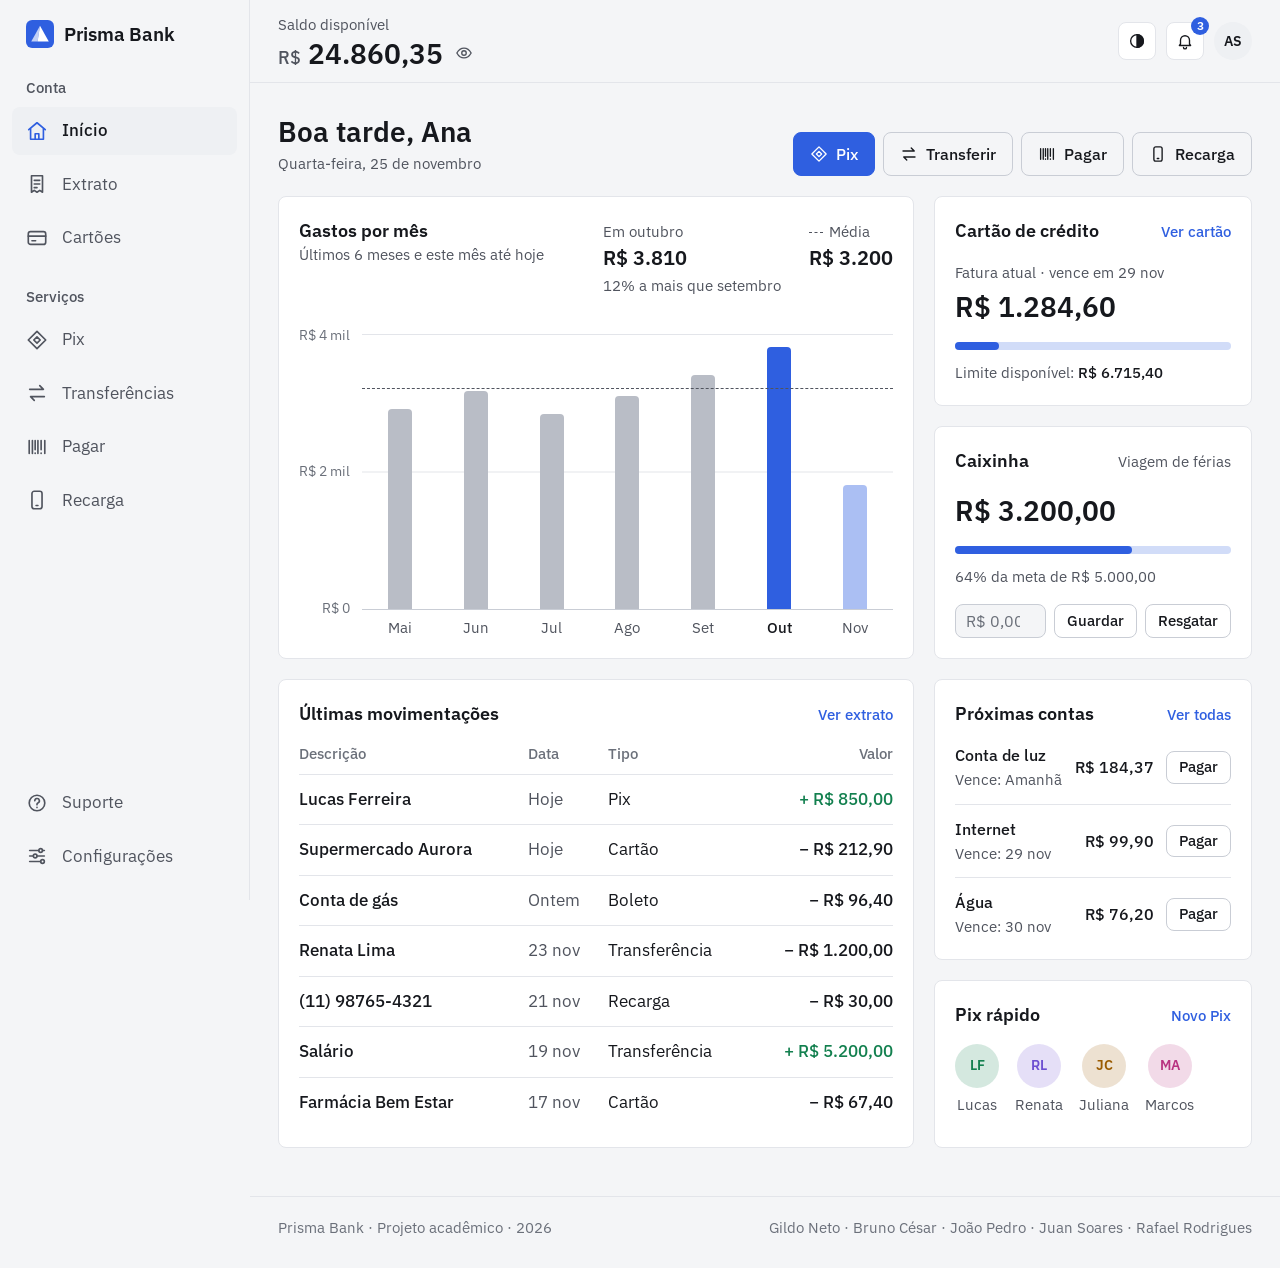
<file: index.html>
<!DOCTYPE html>
<html lang="pt-BR">
<head>
  <meta charset="UTF-8">
  <meta name="viewport" content="width=device-width, initial-scale=1.0">
  <title>Prisma Bank | Início</title>
  <meta name="description" content="Prisma Bank: banco digital fictício feito com HTML, CSS e JavaScript em um projeto da faculdade.">
  <link rel="icon" href="docs/favicon.svg" type="image/svg+xml">

  <!-- Fonte do Google (IBM Plex Sans) e o CSS do site. O "preconnect" já abre a conexão
       com o Google enquanto o resto carrega, e a fonte chega mais rápido. -->
  <link rel="preconnect" href="https://fonts.googleapis.com">
  <link rel="preconnect" href="https://fonts.gstatic.com" crossorigin>
  <link rel="stylesheet" href="https://fonts.googleapis.com/css2?family=IBM+Plex+Sans:wght@400;500;600&display=swap">
  <link rel="stylesheet" href="css/style-1.css">
  <!-- O JavaScript do site. Fica aqui em cima para o tema entrar antes de a página aparecer;
       o banco liga no fim do <body>, com iniciarBanco() (parte 8 do script.js). -->
  <script src="script.js"></script>
</head>
<body>
  <!-- Ícones: cada <symbol> é desenhado uma vez aqui e usado com <svg class="ico"><use href="#i-nome"/></svg> -->
  <svg hidden>
    <symbol id="i-inicio" viewBox="0 0 24 24"><path d="M3 10.5 12 3l9 7.5"/><path d="M5 9.5V21h14V9.5"/><path d="M10 21v-6h4v6"/></symbol>
    <symbol id="i-pix" viewBox="0 0 24 24"><path d="M12 2.5 21.5 12 12 21.5 2.5 12Z"/><path d="M8.5 12 12 8.5 15.5 12 12 15.5Z"/></symbol>
    <symbol id="i-transferir" viewBox="0 0 24 24"><path d="M4 8h15l-4-4"/><path d="M20 16H5l4 4"/></symbol>
    <symbol id="i-extrato" viewBox="0 0 24 24"><path d="M6 3h12v18l-3-2-3 2-3-2-3 2Z"/><path d="M9 8h6M9 12h6M9 16h3"/></symbol>
    <symbol id="i-cartao" viewBox="0 0 24 24"><rect x="2.5" y="5" width="19" height="14" rx="2.5"/><path d="M2.5 10h19M6.5 15h4"/></symbol>
    <symbol id="i-config" viewBox="0 0 24 24"><path d="M4 6h10M4 12h4M12 12h8M4 18h12"/><circle cx="16" cy="6" r="2"/><circle cx="10" cy="12" r="2"/><circle cx="18" cy="18" r="2"/><path d="M18 6h2"/></symbol>
    <symbol id="i-pagar" viewBox="0 0 24 24"><path d="M3.5 5v14M7 5v14M10 5v10M13 5v14M16.5 5v10M20.5 5v14M10 18.5v.5M16.5 18.5v.5"/></symbol>
    <symbol id="i-recarga" viewBox="0 0 24 24"><rect x="6.5" y="2.5" width="11" height="19" rx="2.5"/><path d="M11 18h2"/></symbol>
    <symbol id="i-sino" viewBox="0 0 24 24"><path d="M6 16v-5a6 6 0 0 1 12 0v5l1.5 2h-15Z"/><path d="M10 20.5a2 2 0 0 0 4 0"/></symbol>
    <symbol id="i-tema" viewBox="0 0 24 24"><circle cx="12" cy="12" r="8.5"/><path d="M12 3.5a8.5 8.5 0 0 1 0 17Z" fill="currentColor"/></symbol>
    <symbol id="i-menu" viewBox="0 0 24 24"><path d="M4 7h16M4 12h16M4 17h16"/></symbol>
    <symbol id="i-ajuda" viewBox="0 0 24 24"><circle cx="12" cy="12" r="8.5"/><path d="M9.6 9.6a2.5 2.5 0 1 1 3.4 2.3c-.6.3-1 .8-1 1.5v.6M12 16.8v.2"/></symbol>
    <symbol id="i-cadeado" viewBox="0 0 24 24"><rect x="5" y="10.5" width="14" height="10" rx="2"/><path d="M8 10.5V8a4 4 0 0 1 8 0v2.5"/></symbol>
    <symbol id="i-olho" viewBox="0 0 24 24"><path d="M2.5 12S6 5.5 12 5.5 21.5 12 21.5 12 18 18.5 12 18.5 2.5 12 2.5 12Z"/><circle cx="12" cy="12" r="3"/></symbol>
    <symbol id="i-olho-off" viewBox="0 0 24 24"><path d="M2.5 12S6 5.5 12 5.5 21.5 12 21.5 12 18 18.5 12 18.5 2.5 12 2.5 12Z"/><circle cx="12" cy="12" r="3"/><path d="M4 4l16 16"/></symbol>
    <symbol id="i-entrada" viewBox="0 0 24 24"><path d="M17 7 7 17M7 9v8h8"/></symbol>
    <symbol id="i-check" viewBox="0 0 24 24"><path d="m5 12.5 4.5 4.5L19 7.5"/></symbol>
    <symbol id="i-documento" viewBox="0 0 24 24"><rect x="2.5" y="5" width="19" height="14" rx="2.5"/><circle cx="8.5" cy="11" r="2"/><path d="M5.5 16c.6-1.4 1.6-2 3-2s2.4.6 3 2M14.5 10h4M14.5 13.5h3"/></symbol>
    <symbol id="i-email" viewBox="0 0 24 24"><rect x="2.5" y="5" width="19" height="14" rx="2.5"/><path d="m3.5 6.5 8.5 6.5 8.5-6.5"/></symbol>
  </svg>

  <!-- Todas as telas do banco ficam neste arquivo: cada uma é um <main data-tela="...">
       e o script.js mostra só a do # do endereço (ex.: index.html#extrato) -->
  <div class="app">

    <!-- ===== MENU LATERAL ===== -->
    <aside class="sidebar" id="sidebar">
      <a href="#inicio" class="logo"><img src="docs/favicon.svg" alt="" width="28" height="28"> Prisma Bank</a>

      <nav class="menu">
        <p class="menu-titulo">Conta</p>
        <a href="#inicio" class="menu-link"><svg class="ico"><use href="#i-inicio"/></svg> Início</a>
        <a href="#extrato" class="menu-link"><svg class="ico"><use href="#i-extrato"/></svg> Extrato</a>
        <a href="#cartoes" class="menu-link"><svg class="ico"><use href="#i-cartao"/></svg> Cartões</a>

        <p class="menu-titulo">Serviços</p>
        <a href="#pix" class="menu-link"><svg class="ico"><use href="#i-pix"/></svg> Pix</a>
        <a href="#transferencias" class="menu-link"><svg class="ico"><use href="#i-transferir"/></svg> Transferências</a>
        <a href="#pagar" class="menu-link"><svg class="ico"><use href="#i-pagar"/></svg> Pagar</a>
        <a href="#recarga" class="menu-link"><svg class="ico"><use href="#i-recarga"/></svg> Recarga</a>
      </nav>

      <div class="menu-fim">
        <a href="#suporte" class="menu-link"><svg class="ico"><use href="#i-ajuda"/></svg> Suporte</a>
        <a href="#configuracoes" class="menu-link"><svg class="ico"><use href="#i-config"/></svg> Configurações</a>
      </div>
    </aside>

    <div class="conteudo">

      <!-- ===== TOPO ===== -->
      <header class="topo">
        <div>
          <span class="texto-fraco">Saldo disponível</span>
          <div class="saldo-linha">
            <strong class="saldo-valor"><small>R$</small> <span id="saldo-numero" class="dinheiro"></span></strong>
            <!-- O olho esconde todos os valores do site, não só o saldo -->
            <button class="btn-olho" onclick="alternarValores()" aria-label="Mostrar ou esconder os valores"><svg class="ico"><use id="icone-olho" href="#i-olho"/></svg></button>
          </div>
        </div>

        <div class="topo-acoes">
          <button class="btn-icone" onclick="alternarTema()" aria-label="Mudar o tema"><svg class="ico"><use href="#i-tema"/></svg></button>

          <div class="notificacoes">
            <!-- O leitor de tela lê "Notificações 3": o nome e o número que aparece na bolinha -->
            <button class="btn-icone" id="sino" onclick="alternarNotificacoes()">
              <svg class="ico"><use href="#i-sino"/></svg>
              <span class="so-leitor">Notificações</span>
              <span class="badge" id="badge"></span>
            </button>

            <div class="caixa-notificacoes" id="caixa-notificacoes" hidden>
              <h2>Notificações</h2>
              <ul class="lista" id="lista-notificacoes"><!-- preenchido pelo script.js --></ul>
            </div>
          </div>

          <a href="#configuracoes" class="avatar usuario-iniciais" title="Meu perfil">AS</a>
        </div>
      </header>


      <!-- ===== TELA: INÍCIO ===== -->
      <main class="painel" data-tela="inicio" data-titulo="Início">

        <div class="saudacao">
          <div>
            <!-- "Bom dia / Boa tarde / Boa noite", o nome e a data vêm do script.js -->
            <h1><span id="saudacao">Olá</span>, <span class="usuario-primeiro-nome">Ana</span></h1>
            <p class="texto-fraco">Quarta-feira, 25 de novembro</p>
          </div>

          <nav class="atalhos">
            <a href="#pix" class="botao"><svg class="ico"><use href="#i-pix"/></svg> Pix</a>
            <a href="#transferencias" class="botao botao-secundario"><svg class="ico"><use href="#i-transferir"/></svg> Transferir</a>
            <a href="#pagar" class="botao botao-secundario"><svg class="ico"><use href="#i-pagar"/></svg> Pagar</a>
            <a href="#recarga" class="botao botao-secundario"><svg class="ico"><use href="#i-recarga"/></svg> Recarga</a>
          </nav>
        </div>

        <!-- Gráfico: a altura de cada barra é o gasto do mês (100% = R$ 4 mil).
             As 6 primeiras são os meses antes deste; a azul-clara é este mês até hoje,
             calculada pelo script.js com as saídas do extrato. -->
        <section class="card grafico">
          <div class="card-topo">
            <div>
              <h2>Gastos por mês</h2>
              <p class="texto-fraco">Últimos 6 meses e este mês até hoje</p>
            </div>
            <div class="grafico-resumo">
              <div><span class="texto-fraco">Em outubro</span><strong class="dinheiro">R$ 3.810</strong><span class="texto-fraco">12% a mais que setembro</span></div>
              <div><span class="texto-fraco media">Média</span><strong class="dinheiro">R$ 3.200</strong></div>
            </div>
          </div>

          <div class="grafico-area">
            <div class="grafico-eixo"><span>R$ 4 mil</span><span>R$ 2 mil</span><span>R$ 0</span></div>
            <div class="grafico-barras" role="img" aria-label="Gastos por mês, do mais antigo ao mais recente: R$ 2.900, R$ 3.150, R$ 2.840, R$ 3.100, R$ 3.400, R$ 3.810 e o mês atual, que ainda não acabou">
              <div style="height: 72.5%" data-valor="R$ 2.900"><span>Mai</span></div>
              <div style="height: 79%" data-valor="R$ 3.150"><span>Jun</span></div>
              <div style="height: 71%" data-valor="R$ 2.840"><span>Jul</span></div>
              <div style="height: 77.5%" data-valor="R$ 3.100"><span>Ago</span></div>
              <div style="height: 85%" data-valor="R$ 3.400"><span>Set</span></div>
              <div class="atual" style="height: 95%" data-valor="R$ 3.810"><span>Out</span></div>
              <div class="parcial" style="height: 45%" data-valor="R$ 1.790 até hoje"><span>Nov</span></div>
            </div>
          </div>
        </section>

        <div class="coluna">
          <section class="card">
            <div class="card-topo">
              <h2>Cartão de crédito</h2>
              <a href="#cartoes" class="link">Ver cartão</a>
            </div>
            <span class="texto-fraco">Fatura atual · vence em 29 nov</span>
            <strong class="valor-grande dinheiro fatura-valor"></strong>
            <div class="barra"><span class="barra-limite"></span></div>
            <span class="texto-fraco">Limite disponível: <strong class="dinheiro limite-disponivel"></strong></span>
          </section>

          <!-- Caixinha: dinheiro guardado para uma meta. Só de enfeite:
               os números são fixos e os botões não fazem nada (não têm onclick). -->
          <section class="card">
            <div class="card-topo">
              <h2>Caixinha</h2>
              <span class="texto-fraco">Viagem de férias</span>
            </div>
            <strong class="valor-grande dinheiro">R$ 3.200,00</strong>
            <div class="barra"><span style="width: 64%"></span></div>
            <span class="texto-fraco">64% da meta de <span class="dinheiro">R$ 5.000,00</span></span>

            <div class="caixinha-form">
              <input type="number" min="0.01" step="0.01" inputmode="decimal" placeholder="R$ 0,00" aria-label="Valor para guardar ou resgatar">
              <button type="button" class="botao botao-secundario botao-pequeno">Guardar</button>
              <button type="button" class="botao botao-secundario botao-pequeno">Resgatar</button>
            </div>
          </section>
        </div>

        <section class="card">
          <div class="card-topo">
            <h2>Últimas movimentações</h2>
            <a href="#extrato" class="link">Ver extrato</a>
          </div>
          <table class="tabela">
            <thead>
              <tr><th>Descrição</th><th>Data</th><th class="tipo">Tipo</th><th class="valor">Valor</th></tr>
            </thead>
            <tbody id="extrato-recente"><!-- preenchido pelo script.js --></tbody>
          </table>
        </section>

        <div class="coluna">
          <section class="card">
            <div class="card-topo">
              <h2>Próximas contas</h2>
              <a href="#pagar" class="link">Ver todas</a>
            </div>
            <ul class="lista lista-contas"><!-- preenchido pelo script.js --></ul>
          </section>

          <section class="card">
            <div class="card-topo">
              <h2>Pix rápido</h2>
              <a href="#pix" class="link">Novo Pix</a>
            </div>
            <div class="contatos"><!-- preenchido pelo script.js --></div>
          </section>
        </div>

      </main>


      <!-- ===== TELA: PIX ===== -->
      <main class="pagina" data-tela="pix" data-titulo="Pix" hidden>
        <h1>Pix</h1>

        <div class="colunas">
          <section class="card">
            <h2>Enviar Pix</h2>
            <form class="formulario" onsubmit="enviar(event)">
              <input type="hidden" name="tipo" value="Pix">

              <div class="campo">
                <span>Contatos</span>
                <div class="contatos"><!-- preenchido pelo script.js --></div>
              </div>

              <div class="campo">
                <label for="pix-chave">Chave Pix</label>
                <input type="text" id="pix-chave" name="destino" placeholder="CPF, e-mail, celular ou chave aleatória" required>
              </div>

              <div class="campo">
                <label for="pix-valor">Valor (R$)</label>
                <input type="number" id="pix-valor" name="valor" min="0.01" step="0.01" inputmode="decimal" placeholder="0,00" required>
                <small class="texto-fraco saldo-disponivel"></small>
              </div>

              <div class="campo">
                <label for="pix-mensagem">Mensagem (opcional)</label>
                <input type="text" id="pix-mensagem" placeholder="Ex.: almoço de sexta">
              </div>

              <button class="botao">Continuar</button>
            </form>
          </section>

          <div class="coluna">
            <section class="card">
              <h2>Receber Pix</h2>
              <div class="receber-pix">
                <img class="qr" src="docs/qr.svg" alt="QR Code para receber Pix">
                <div>
                  <span class="texto-fraco">Sua chave</span>
                  <strong class="usuario-email">ana.souza@email.com</strong>
                  <p class="texto-fraco">Mostre o QR Code ou envie a chave para quem vai te pagar.</p>
                </div>
              </div>
            </section>

            <section class="card">
              <h2>Suas chaves Pix</h2>
              <ul class="lista">
                <li><span class="texto-fraco com-icone"><svg class="ico"><use href="#i-documento"/></svg> CPF</span><span>•••.456.789-••</span></li>
                <li><span class="texto-fraco com-icone"><svg class="ico"><use href="#i-email"/></svg> E-mail</span><span class="usuario-email">ana.souza@email.com</span></li>
                <li><span class="texto-fraco com-icone"><svg class="ico"><use href="#i-recarga"/></svg> Celular</span><span class="usuario-celular">(11) 9••••-4321</span></li>
              </ul>
            </section>

            <section class="card">
              <h2>Últimos Pix</h2>
              <ul class="lista">
                <li><div><strong>Lucas Ferreira</strong><span class="texto-fraco">Recebido</span></div><span class="valor dinheiro positivo">+ R$ 850,00</span></li>
                <li><div><strong>Juliana Costa</strong><span class="texto-fraco">Recebido</span></div><span class="valor dinheiro positivo">+ R$ 300,00</span></li>
                <li><div><strong>Renata Lima</strong><span class="texto-fraco">Enviado</span></div><span class="valor dinheiro">− R$ 120,00</span></li>
              </ul>
            </section>
          </div>
        </div>
      </main>


      <!-- ===== TELA: TRANSFERÊNCIAS ===== -->
      <main class="pagina" data-tela="transferencias" data-titulo="Transferências" hidden>
        <h1>Transferências</h1>

        <div class="colunas">
          <section class="card">
            <h2>Nova transferência</h2>
            <form class="formulario" onsubmit="enviar(event)">
              <input type="hidden" name="tipo" value="Transferência">

              <div class="campo">
                <label for="transf-banco">Banco</label>
                <select id="transf-banco" name="banco" required>
                  <option value="">Escolha o banco</option>
                  <option>Prisma Bank</option>
                  <option>Banco do Brasil</option>
                  <option>Caixa</option>
                  <option>Itaú</option>
                  <option>Bradesco</option>
                  <option>Santander</option>
                </select>
              </div>

              <!-- oninput="formatar(...)": a máscara do script.js põe o traço sozinha -->
              <div class="campo-duplo">
                <div class="campo">
                  <label for="transf-agencia">Agência</label>
                  <input type="text" id="transf-agencia" name="agencia" placeholder="0000" inputmode="numeric" minlength="4" oninput="formatar(this, '####')" required>
                </div>
                <div class="campo">
                  <label for="transf-conta">Conta</label>
                  <input type="text" id="transf-conta" name="conta" placeholder="00000-0" inputmode="numeric" minlength="7" oninput="formatar(this, '#####-#')" required>
                </div>
              </div>

              <div class="campo">
                <label for="transf-favorecido">Nome de quem vai receber</label>
                <input type="text" id="transf-favorecido" name="destino" placeholder="Nome completo" required>
              </div>

              <div class="campo">
                <label for="transf-valor">Valor (R$)</label>
                <input type="number" id="transf-valor" name="valor" min="0.01" step="0.01" inputmode="decimal" placeholder="0,00" required>
                <small class="texto-fraco saldo-disponivel"></small>
              </div>

              <div class="campo">
                <span>Tipo de transferência</span>
                <div class="opcoes">
                  <label class="opcao"><input type="radio" name="modalidade" value="TED" checked><span>TED</span></label>
                  <label class="opcao"><input type="radio" name="modalidade" value="Entre contas"><span>Entre contas Prisma</span></label>
                </div>
              </div>

              <label class="marcar"><input type="checkbox" name="salvar"> Salvar nos favorecidos</label>

              <button class="botao">Continuar</button>
            </form>
          </section>

          <section class="card">
            <h2>Favorecidos salvos</h2>
            <p class="texto-fraco">Clique em alguém para preencher os dados.</p>
            <ul class="lista" id="favorecidos"><!-- preenchido pelo script.js --></ul>
          </section>
        </div>
      </main>


      <!-- ===== TELA: PAGAR ===== -->
      <main class="pagina" data-tela="pagar" data-titulo="Pagar" hidden>
        <h1>Pagar contas</h1>

        <div class="colunas">
          <section class="card">
            <h2>Pagar boleto</h2>
            <form class="formulario" onsubmit="enviar(event)">
              <input type="hidden" name="tipo" value="Boleto">

              <div class="campo">
                <label for="pagar-codigo">Código de barras</label>
                <input type="text" id="pagar-codigo" name="destino" placeholder="Digite os números do boleto" inputmode="numeric" minlength="47" oninput="formatar(this, '########### ########### ########### ###########')" required>
              </div>

              <div class="campo">
                <label for="pagar-valor">Valor (R$)</label>
                <input type="number" id="pagar-valor" name="valor" min="0.01" step="0.01" inputmode="decimal" placeholder="0,00" required>
              </div>

              <button class="botao">Continuar</button>
            </form>
          </section>

          <section class="card">
            <h2>Contas a pagar</h2>
            <ul class="lista lista-contas"><!-- preenchido pelo script.js --></ul>
          </section>
        </div>
      </main>


      <!-- ===== TELA: RECARGA ===== -->
      <main class="pagina" data-tela="recarga" data-titulo="Recarga" hidden>
        <h1>Recarga de celular</h1>

        <div class="colunas">
          <section class="card">
            <h2>Nova recarga</h2>
            <form class="formulario" onsubmit="enviar(event)">
              <input type="hidden" name="tipo" value="Recarga">

              <div class="campo">
                <label for="recarga-operadora">Operadora</label>
                <select id="recarga-operadora" name="operadora" required>
                  <option value="">Escolha a operadora</option>
                  <option>Claro</option>
                  <option>Vivo</option>
                  <option>TIM</option>
                  <option>Oi</option>
                </select>
              </div>

              <div class="campo">
                <label for="recarga-numero">Número do celular</label>
                <input type="tel" id="recarga-numero" name="destino" placeholder="(00) 00000-0000" minlength="15" oninput="formatar(this, '(##) #####-####')" required>
              </div>

              <div class="campo">
                <span>Valor</span>
                <div class="opcoes">
                  <label class="opcao"><input type="radio" name="valor" value="15" required><span>R$ 15</span></label>
                  <label class="opcao"><input type="radio" name="valor" value="20"><span>R$ 20</span></label>
                  <label class="opcao"><input type="radio" name="valor" value="30"><span>R$ 30</span></label>
                  <label class="opcao"><input type="radio" name="valor" value="50"><span>R$ 50</span></label>
                </div>
              </div>

              <button class="botao">Continuar</button>
            </form>
          </section>

          <section class="card">
            <h2>Recargas recentes</h2>
            <ul class="lista">
                <li><div><strong>(11) 98765-4321</strong><span class="texto-fraco">Vivo</span></div><span class="valor dinheiro">− R$ 30,00</span></li>
                <li><div><strong>(11) 98765-4321</strong><span class="texto-fraco">Vivo</span></div><span class="valor dinheiro">− R$ 20,00</span></li>
            </ul>
          </section>
        </div>
      </main>


      <!-- ===== TELA: EXTRATO ===== -->
      <main class="pagina" data-tela="extrato" data-titulo="Extrato" hidden>
        <!-- O período vale para a tela toda: resumo e movimentações -->
        <div class="titulo-linha">
          <h1>Extrato</h1>
          <div class="filtros">
            <button class="filtro" onclick="filtrarPeriodo(this, 7)">7 dias</button>
            <button class="filtro ativo" onclick="filtrarPeriodo(this, 30)">30 dias</button>
            <!-- "Tudo" = 9999 dias para trás, mais do que qualquer movimentação -->
            <button class="filtro" onclick="filtrarPeriodo(this, 9999)">Tudo</button>
          </div>
        </div>

        <section class="card resumo">
          <div><span class="texto-fraco">Entradas</span><strong class="positivo dinheiro" id="resumo-entradas"></strong></div>
          <div><span class="texto-fraco">Saídas</span><strong class="dinheiro" id="resumo-saidas"></strong></div>
          <div><span class="texto-fraco">Saldo atual</span><strong class="dinheiro" id="resumo-saldo"></strong></div>
        </section>

        <section class="card">
          <div class="card-topo">
            <h2>Movimentações</h2>
            <div class="filtros">
              <button class="filtro ativo" onclick="filtrarTipo(this, 'todas')">Todas</button>
              <button class="filtro" onclick="filtrarTipo(this, 'entradas')">Entradas</button>
              <button class="filtro" onclick="filtrarTipo(this, 'saidas')">Saídas</button>
            </div>
          </div>
          <input type="search" class="busca" placeholder="Buscar por nome ou tipo" aria-label="Buscar movimentações" oninput="buscar(this.value)">
          <!-- Separada por dia: o script.js põe uma linha com a data antes de cada dia.
               Clicar numa movimentação abre o comprovante dela. -->
          <table class="tabela">
            <tbody id="tabela-extrato"><!-- preenchido pelo script.js --></tbody>
          </table>
        </section>
      </main>


      <!-- ===== TELA: CARTÕES ===== -->
      <main class="pagina" data-tela="cartoes" data-titulo="Cartões" hidden>
        <h1>Cartões</h1>

        <div class="colunas">
          <section class="card">
            <h2>Cartão Prisma</h2>
            <div class="cartao-visual">
              <div class="cartao-linha">
                <span class="cartao-marca">Prisma Bank</span>
                <span class="cartao-etiqueta">Ativo</span>
              </div>
              <div class="cartao-chip"></div>
              <span class="cartao-numero">•••• •••• •••• 4821</span>
              <div class="cartao-linha">
                <div><small>Nome</small><span class="usuario-nome">Ana Souza</span></div>
                <div><small>Validade</small>08/31</div>
                <span class="cartao-etiqueta">Crédito</span>
              </div>
            </div>

            <!-- Só de enfeite: os botões aparecem, mas não fazem nada (não têm onclick) -->
            <div class="cartao-acoes">
              <button type="button" class="botao botao-secundario"><svg class="ico"><use href="#i-olho"/></svg> Mostrar número</button>
              <button type="button" class="botao botao-secundario botao-perigo"><svg class="ico"><use href="#i-cadeado"/></svg> Bloquear</button>
            </div>
          </section>

          <div class="coluna">
            <section class="card">
              <!-- "Pagar fatura" passa pela tela de confirmar, como o Pix -->
              <div class="card-topo">
                <h2>Fatura atual</h2>
                <button class="botao botao-pequeno" id="btn-fatura" onclick="pagarFatura(this)">Pagar fatura</button>
              </div>
              <strong class="valor-grande dinheiro fatura-valor"></strong>
              <p class="texto-fraco">Fechou em 22 nov · vence em 29 nov</p>
              <div class="barra"><span class="barra-limite"></span></div>
              <div class="limite-info">
                <div><span class="texto-fraco">Usado</span><strong class="dinheiro fatura-valor"></strong></div>
                <div><span class="texto-fraco">Disponível</span><strong class="dinheiro limite-disponivel"></strong></div>
              </div>
            </section>

            <section class="card">
              <h2>Últimas compras</h2>
              <ul class="lista">
                <li><div><strong>Supermercado Aurora</strong><span class="texto-fraco">Mercado</span></div><span class="valor dinheiro">− R$ 212,90</span></li>
                <li><div><strong>Farmácia Bem Estar</strong><span class="texto-fraco">Saúde</span></div><span class="valor dinheiro">− R$ 67,40</span></li>
                <li><div><strong>Posto Central</strong><span class="texto-fraco">Combustível</span></div><span class="valor dinheiro">− R$ 180,00</span></li>
              </ul>
            </section>
          </div>
        </div>
      </main>


      <!-- ===== TELA: CONFIGURAÇÕES ===== -->
      <main class="pagina" data-tela="configuracoes" data-titulo="Configurações" hidden>
        <h1>Configurações</h1>

        <section class="card perfil">
          <span class="avatar usuario-iniciais">AS</span>
          <div class="perfil-nome">
            <h2 class="usuario-nome">Ana Souza</h2>
            <p class="texto-fraco">Cliente desde março de 2024</p>
          </div>
          <div class="perfil-conta">
            <div><span class="texto-fraco">Agência</span><strong>0001</strong></div>
            <div><span class="texto-fraco">Conta</span><strong>123456-7</strong></div>
          </div>
        </section>

        <div class="colunas">
          <section class="card">
            <h2>Meus dados</h2>
            <!-- Vêm do cadastro: o script.js preenche tudo o que tem a classe usuario-... -->
            <ul class="lista">
              <li><span class="texto-fraco">Nome</span><span class="usuario-nome">Ana Souza</span></li>
              <li><span class="texto-fraco">E-mail</span><span class="usuario-email">ana.souza@email.com</span></li>
              <li><span class="texto-fraco">Celular</span><span class="usuario-celular">(11) 9••••-4321</span></li>
              <li><span class="texto-fraco">CPF</span><span>•••.456.789-••</span></li>
            </ul>
          </section>

          <div class="coluna">
            <section class="card">
              <h2>Preferências</h2>
              <ul class="lista">
                <li><span>Tema claro ou escuro</span><button class="botao botao-secundario botao-pequeno" onclick="alternarTema()">Trocar tema</button></li>
                <li><label>Avisos de Pix recebido <input type="checkbox" checked></label></li>
                <li><label>Notificações por e-mail <input type="checkbox" checked></label></li>
                <li><label>Ofertas e novidades <input type="checkbox"></label></li>
              </ul>
            </section>

            <!-- Tudo o que muda (saldo, extrato, contas, nome...) fica salvo neste navegador.
                 "Restaurar" apaga isso e volta aos dados de exemplo. -->
            <section class="card">
              <h2>Conta</h2>
              <ul class="lista">
                <li><span>Voltar aos dados de exemplo</span><button class="botao botao-secundario botao-pequeno" onclick="restaurar()">Restaurar</button></li>
                <li><span>Sair do Prisma Bank</span><a href="login.html" class="botao botao-secundario botao-pequeno botao-perigo">Sair da conta</a></li>
              </ul>
            </section>
          </div>
        </div>
      </main>


      <!-- ===== TELA: CONFIRMAR (abre antes de o dinheiro sair) ===== -->
      <!-- ===== TELA: SUPORTE ===== -->
      <!-- Só HTML e CSS: cada pergunta é um <details>, que o próprio navegador abre e fecha ao clicar -->
      <main class="pagina" data-tela="suporte" data-titulo="Suporte" hidden>
        <div>
          <h1>Suporte</h1>
          <p class="texto-fraco">Tire suas dúvidas ou fale com a gente.</p>
        </div>

        <!-- Canais de atendimento (o Prisma Bank é fictício: os números não existem) -->
        <section class="canais">
          <div class="card">
            <h2>Chat</h2>
            <p class="texto-fraco">24 horas, todos os dias</p>
            <button type="button" class="botao botao-pequeno">Iniciar conversa</button>
          </div>
          <div class="card">
            <h2>Telefone</h2>
            <p class="texto-fraco">24 horas, todos os dias</p>
            <strong>0800 000 0000</strong>
          </div>
          <div class="card">
            <h2>Ouvidoria</h2>
            <p class="texto-fraco">Dias úteis, das 8h às 18h</p>
            <strong>0800 000 0001</strong>
          </div>
        </section>

        <div class="colunas">
          <section class="card">
            <h2>Perguntas frequentes</h2>

            <h3 class="faq-grupo">Pix</h3>
            <details class="faq">
              <summary>Como faço um Pix?</summary>
              <p>No menu, abra <strong>Pix</strong>, digite a chave e o valor e clique em <strong>Continuar</strong>. Antes de o dinheiro sair, a tela "Confira os dados" mostra tudo para você conferir.</p>
            </details>
            <details class="faq">
              <summary>O Pix funciona à noite e no fim de semana?</summary>
              <p>Sim. O Pix funciona 24 horas, todos os dias, inclusive feriados, e o dinheiro chega na hora.</p>
            </details>
            <details class="faq">
              <summary>Mandei um Pix para a pessoa errada. E agora?</summary>
              <p>Peça a devolução para quem recebeu. Se for golpe, ligue para o 0800 000 0000: a gente abre um pedido de devolução no Banco Central.</p>
            </details>
            <details class="faq">
              <summary>Onde encontro o comprovante?</summary>
              <p>No <strong>Extrato</strong>, clique na movimentação. O comprovante abre com o código de autenticação e o botão <strong>Salvar em PDF</strong>.</p>
            </details>

            <h3 class="faq-grupo">Cartão</h3>
            <details class="faq">
              <summary>Quando a fatura fecha e vence?</summary>
              <p>As duas datas aparecem em <strong>Cartões</strong>, logo abaixo do valor da fatura.</p>
            </details>
            <details class="faq">
              <summary>Como pago a fatura?</summary>
              <p>Em <strong>Cartões</strong>, clique em <strong>Pagar fatura</strong>. O valor sai do seu saldo e o limite volta a ficar disponível.</p>
            </details>
            <details class="faq">
              <summary>Perdi meu cartão. O que faço?</summary>
              <p>Ligue para o 0800 000 0000, a qualquer hora, e peça o bloqueio. Um cartão novo chega em até 7 dias úteis.</p>
            </details>

            <h3 class="faq-grupo">Conta</h3>
            <details class="faq">
              <summary>A conta ou o cartão têm tarifa?</summary>
              <p>Não. A conta Prisma não tem tarifa mensal, e o cartão não tem anuidade.</p>
            </details>
            <details class="faq">
              <summary>Como escondo os valores da tela?</summary>
              <p>Clique no olho ao lado do saldo, lá em cima. Todos os valores do site viram bolinhas; clique de novo para mostrar.</p>
            </details>
            <details class="faq">
              <summary>Como mudo meu e-mail ou celular?</summary>
              <p>Por segurança, a troca é feita pelo telefone 0800 000 0000. Seus dados atuais aparecem em <strong>Configurações</strong>.</p>
            </details>
          </section>

          <div class="coluna">
            <section class="card">
              <h2>Dicas de segurança</h2>
              <ul class="lista dicas">
                <li>O Prisma Bank nunca pede sua senha por telefone, e-mail ou mensagem.</li>
                <li>Desconfie de pedidos com pressa, como "pague agora ou sua conta será bloqueada".</li>
                <li>Antes de confirmar, confira o nome de quem vai receber o dinheiro.</li>
              </ul>
            </section>

            <section class="card">
              <h2>Atalhos</h2>
              <ul class="lista">
                <li><span>Ver o extrato</span><a href="#extrato" class="botao botao-secundario botao-pequeno">Extrato</a></li>
                <li><span>Pagar a fatura</span><a href="#cartoes" class="botao botao-secundario botao-pequeno">Cartões</a></li>
                <li><span>Trocar o tema</span><a href="#configuracoes" class="botao botao-secundario botao-pequeno">Configurações</a></li>
              </ul>
            </section>
          </div>
        </div>
      </main>

      <main class="pagina" data-tela="confirmar" data-titulo="Confirmar" hidden>
        <section class="card comprovante">
          <h1>Confira os dados</h1>
          <p class="texto-fraco">O dinheiro só sai depois que você confirmar.</p>
          <strong class="valor-grande" id="conf-valor"></strong>

          <ul class="lista">
            <li><span class="texto-fraco">Tipo</span><strong id="conf-tipo"></strong></li>
            <li><span class="texto-fraco" id="conf-rotulo">Para</span><strong id="conf-nome"></strong></li>
            <li><span class="texto-fraco">Detalhes</span><strong id="conf-detalhe"></strong></li>
            <li><span class="texto-fraco">Data</span><strong id="conf-data"></strong></li>
          </ul>

          <div class="acoes">
            <button class="botao" onclick="concluir()">Confirmar</button>
            <!-- Volta para o formulário, que continua preenchido -->
            <button class="botao botao-secundario" onclick="history.back()">Voltar e corrigir</button>
          </div>
        </section>
      </main>


      <!-- ===== TELA: COMPROVANTE (depois de confirmar, ou ao clicar numa movimentação) ===== -->
      <main class="pagina" data-tela="comprovante" data-titulo="Comprovante" hidden>
        <section class="card comprovante">
          <h1>Comprovante</h1>
          <p class="texto-fraco">Banco fictício: nenhum dinheiro de verdade foi movimentado.</p>
          <strong class="valor-grande" id="comp-valor"></strong>

          <ul class="lista">
            <li><span class="texto-fraco">Tipo</span><strong id="comp-tipo"></strong></li>
            <li><span class="texto-fraco" id="comp-rotulo">Para</span><strong id="comp-nome"></strong></li>
            <li><span class="texto-fraco">Detalhes</span><strong id="comp-detalhe"></strong></li>
            <li><span class="texto-fraco">Data</span><strong id="comp-data"></strong></li>
            <li><span class="texto-fraco">Autenticação</span><strong id="comp-codigo"></strong></li>
          </ul>

          <div class="acoes">
            <a href="#inicio" class="botao">Voltar ao início</a>
            <a href="#extrato" class="botao botao-secundario">Ver extrato</a>
            <!-- Abre a janela de impressão do navegador, que tem a opção "Salvar como PDF" -->
            <button class="botao botao-secundario" onclick="print()">Salvar em PDF</button>
          </div>
        </section>
      </main>

      <!-- Rodapé: aparece embaixo de todas as telas -->
      <footer class="rodape">
        <span>Prisma Bank · Projeto acadêmico · 2026</span>
        <span>Gildo Neto · Bruno César · João Pedro · Juan Soares · Rafael Rodrigues</span>
      </footer>

    </div>

    <!-- ===== BARRA DE BAIXO (só no celular) =====
         As telas mais usadas; "Mais" abre o menu com todas -->
    <nav class="barra-celular">
      <a href="#inicio" class="menu-link"><svg class="ico"><use href="#i-inicio"/></svg> Início</a>
      <a href="#pix" class="menu-link"><svg class="ico"><use href="#i-pix"/></svg> Pix</a>
      <a href="#extrato" class="menu-link"><svg class="ico"><use href="#i-extrato"/></svg> Extrato</a>
      <a href="#cartoes" class="menu-link"><svg class="ico"><use href="#i-cartao"/></svg> Cartões</a>
      <button class="menu-link" onclick="alternarMenu()"><svg class="ico"><use href="#i-menu"/></svg> Mais</button>
    </nav>
  </div>

  <!-- Liga o banco (script.js, parte 8) agora que todo o HTML acima já existe -->
  <script>iniciarBanco();</script>
</body>
</html>
</file>
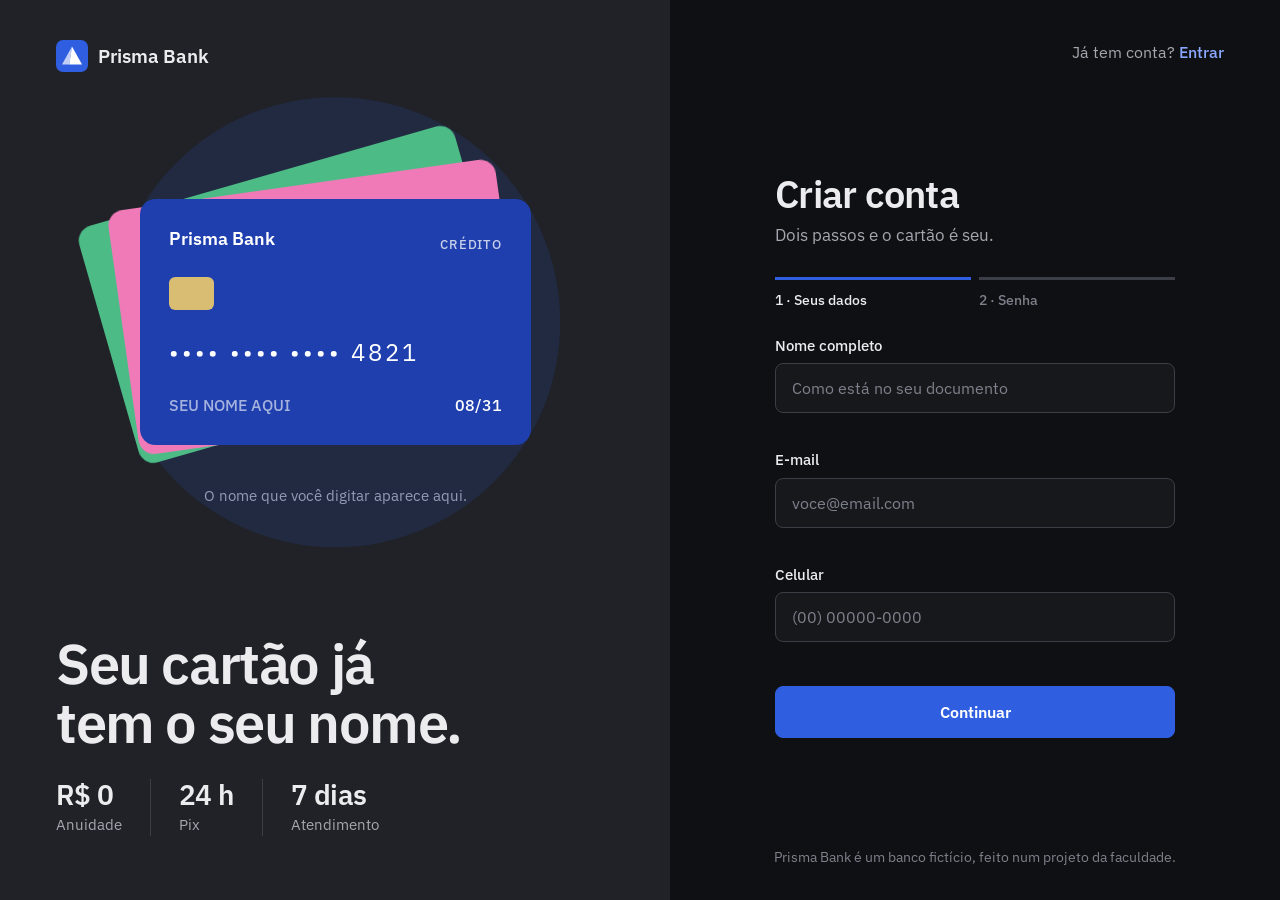
<file: cadastro.html>
<!DOCTYPE html>
<html lang="pt-BR" data-so-escuro>
<head>
    <meta charset="UTF-8">
    <meta name="viewport" content="width=device-width, initial-scale=1.0">
    <title>Prisma Bank | Criar conta</title>
    <meta name="description" content="Crie sua conta no Prisma Bank, um banco digital fictício feito em um projeto da faculdade.">
    <link rel="icon" href="docs/favicon.svg" type="image/svg+xml">

    <!-- Fonte, o CSS do site e o das telas de entrada (login e cadastro) -->
    <link rel="preconnect" href="https://fonts.googleapis.com">
    <link rel="preconnect" href="https://fonts.gstatic.com" crossorigin>
    <link rel="stylesheet" href="https://fonts.googleapis.com/css2?family=IBM+Plex+Sans:wght@400;500;600&display=swap">
    <link rel="stylesheet" href="css/style-1.css">
    <link rel="stylesheet" href="css/cadastro.css">
    <!-- Tema, máscara do celular, nome no cartão e as duas etapas -->
    <script src="script.js"></script>
</head>

<!-- "entrada" = tela de login ou cadastro; "cadastro" = o painel com o leque de cartões (ver cadastro.css) -->
<body class="entrada cadastro">

    <!-- Painel: três cartões em leque. O da frente mostra o nome enquanto a pessoa digita. -->
    <aside class="arte">
        <div class="logo">
            <svg class="simbolo" viewBox="0 0 64 64" aria-hidden="true"><rect class="simbolo-fundo" width="64" height="64" rx="14"/><path class="simbolo-luz" d="M32 13 26.5 49H12Z" opacity=".7"/><path class="simbolo-luz" d="M32 13 52 49H26.5Z"/></svg>
            Prisma Bank
        </div>

        <div class="palco">
            <div class="leque" aria-hidden="true">
                <div class="cartao-visual verso verso-1"></div>
                <div class="cartao-visual verso verso-2"></div>
                <div class="cartao-visual frente">
                    <div class="cartao-linha">
                        <span class="cartao-marca">Prisma Bank</span>
                        <span class="cartao-etiqueta">Crédito</span>
                    </div>
                    <div class="cartao-chip"></div>
                    <span class="cartao-numero">•••• •••• •••• 4821</span>
                    <div class="cartao-linha">
                        <span id="cartao-nome">SEU NOME AQUI</span>
                        <span>08/31</span>
                    </div>
                </div>
            </div>
            <p class="leque-dica">O nome que você digitar aparece aqui.</p>
        </div>

        <div class="arte-texto">
            <p class="arte-frase">Seu cartão já<br>tem o seu nome.</p>
            <!-- Três números do banco: o <dt> é o nome, o <dd> é o número grande -->
            <dl class="numeros">
                <div><dt>Anuidade</dt><dd>R$ 0</dd></div>
                <div><dt>Pix</dt><dd>24 h</dd></div>
                <div><dt>Atendimento</dt><dd>7 dias</dd></div>
            </dl>
        </div>
    </aside>

    <!-- Lado do formulário. Ao criar a conta, vai para o banco (index.html) levando no endereço
         os campos que têm "name": nome, e-mail e celular. As senhas não têm "name": não vão junto. -->
    <main class="lado-form">
        <p class="troca">Já tem conta? <a href="login.html">Entrar</a></p>

        <div class="corpo">
            <h1>Criar conta</h1>
            <p class="subtitulo">Dois passos e o cartão é seu.</p>

            <!-- As duas etapas. O script.js troca o data-atual e o CSS pinta a barrinha. -->
            <ol class="etapas" id="etapas" data-atual="1">
                <li>Seus dados</li>
                <li>Senha</li>
            </ol>

            <!-- novalidate: quem confere é o script.js, com a mensagem embaixo de cada campo -->
            <form action="index.html" novalidate onsubmit="entrar(event)" oninput="corrigindo(event.target)">

                <fieldset class="etapa" id="etapa-1">
                    <legend class="so-leitor">Etapa 1 de 2: seus dados</legend>

                    <div class="campo">
                        <label for="nome">Nome completo</label>
                        <input type="text" id="nome" name="nome" placeholder="Como está no seu documento" autocomplete="name" required
                               oninput="mostrarNoCartao(this)"
                               aria-describedby="nome-msg" data-erro="Digite o seu nome completo.">
                        <p class="campo-msg" id="nome-msg" aria-live="polite"></p>
                    </div>

                    <div class="campo">
                        <label for="email">E-mail</label>
                        <input type="email" id="email" name="email" placeholder="voce@email.com" autocomplete="email" required
                               aria-describedby="email-msg" data-erro="Digite um e-mail válido, como voce@email.com.">
                        <p class="campo-msg" id="email-msg" aria-live="polite"></p>
                    </div>

                    <div class="campo">
                        <label for="celular">Celular</label>
                        <input type="tel" id="celular" name="celular" placeholder="(00) 00000-0000" autocomplete="tel" inputmode="numeric" required
                               minlength="15" oninput="formatar(this, '(##) #####-####')"
                               aria-describedby="celular-msg" data-erro="Digite o celular com DDD: (11) 98765-4321.">
                        <p class="campo-msg" id="celular-msg" aria-live="polite"></p>
                    </div>

                    <button class="botao botao-grande">Continuar</button>
                </fieldset>

                <fieldset class="etapa" id="etapa-2" hidden>
                    <legend class="so-leitor">Etapa 2 de 2: senha</legend>

                    <div class="campo">
                        <label for="senha">Senha</label>
                        <div class="com-botao">
                            <input type="password" id="senha" placeholder="Mínimo de 8 caracteres" autocomplete="new-password" required minlength="8"
                                   aria-describedby="senha-msg" data-erro="A senha precisa de pelo menos 8 caracteres.">
                            <button type="button" class="ver-senha" onclick="alternarSenha(this)">Mostrar</button>
                        </div>
                        <p class="campo-msg" id="senha-msg" aria-live="polite"></p>
                    </div>

                    <div class="campo">
                        <label for="confirmar">Confirmar senha</label>
                        <input type="password" id="confirmar" autocomplete="new-password" required
                               aria-describedby="confirmar-msg" data-erro="Repita a mesma senha.">
                        <p class="campo-msg" id="confirmar-msg" aria-live="polite"></p>
                    </div>

                    <div class="campo">
                        <label class="termos">
                            <input type="checkbox" id="termos" required aria-describedby="termos-msg" data-erro="Aceite os termos para criar a conta.">
                            <span>Li e aceito os termos de uso e a política de privacidade.</span>
                        </label>
                        <p class="campo-msg" id="termos-msg" aria-live="polite"></p>
                    </div>

                    <div class="etapa-botoes">
                        <button type="button" class="botao botao-secundario" onclick="trocarEtapa(1)">Voltar</button>
                        <button class="botao botao-grande">Criar conta</button>
                    </div>
                </fieldset>
            </form>
        </div>

        <p class="rodape-entrada">Prisma Bank é um banco fictício, feito num projeto da faculdade.</p>
    </main>

</body>
</html>
</file>
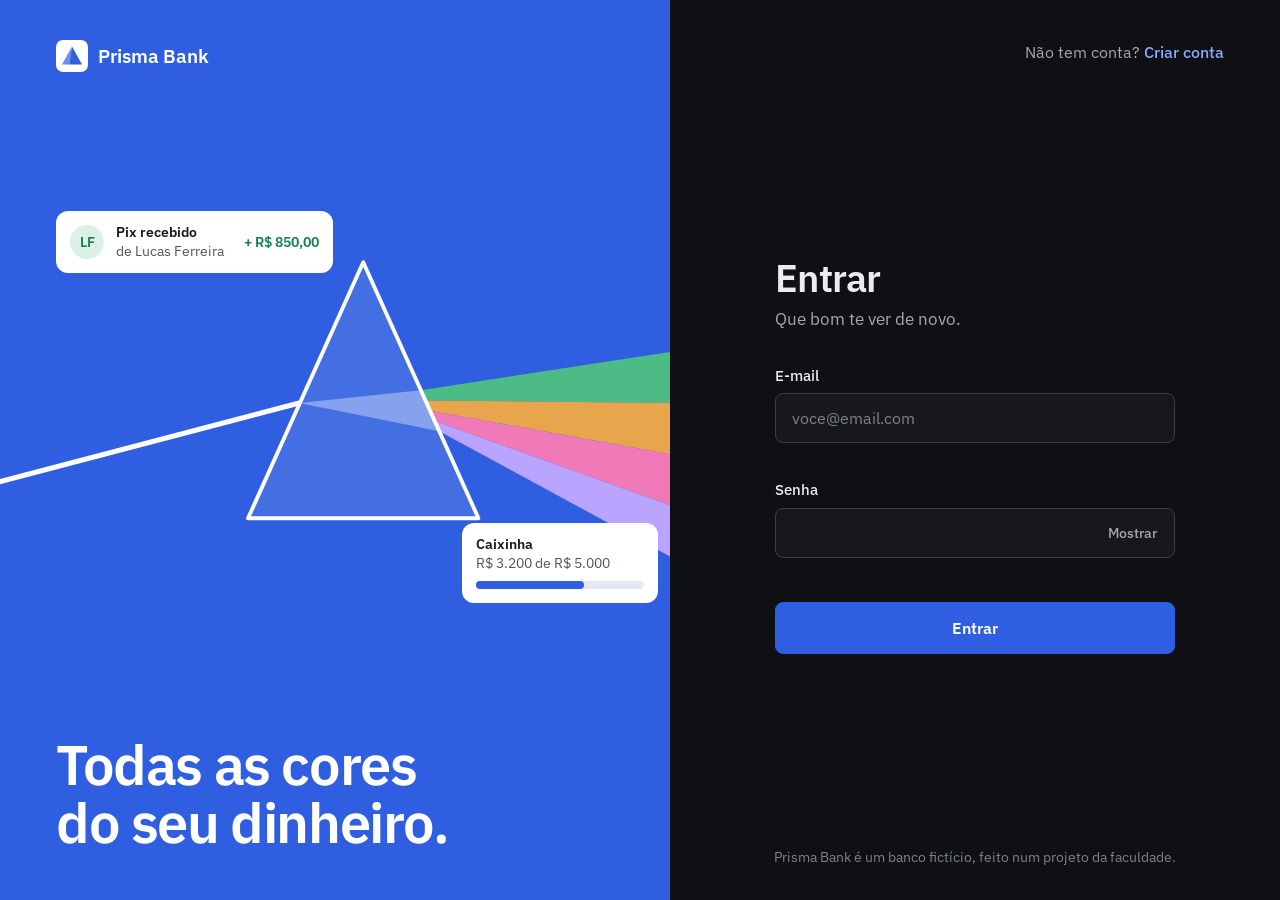
<file: login.html>
<!DOCTYPE html>
<html lang="pt-BR" data-so-escuro>
<head>
    <meta charset="UTF-8">
    <meta name="viewport" content="width=device-width, initial-scale=1.0">
    <title>Prisma Bank | Entrar</title>
    <meta name="description" content="Entre no Prisma Bank, um banco digital fictício feito em um projeto da faculdade.">
    <link rel="icon" href="docs/favicon.svg" type="image/svg+xml">

    <!-- Fonte, o CSS do site e o das telas de entrada (login e cadastro) -->
    <link rel="preconnect" href="https://fonts.googleapis.com">
    <link rel="preconnect" href="https://fonts.gstatic.com" crossorigin>
    <link rel="stylesheet" href="https://fonts.googleapis.com/css2?family=IBM+Plex+Sans:wght@400;500;600&display=swap">
    <link rel="stylesheet" href="css/style-1.css">
    <link rel="stylesheet" href="css/cadastro.css">
    <!-- Tema e o formulário (erros embaixo dos campos e "Mostrar" senha) -->
    <script src="script.js"></script>
</head>

<!-- "entrada" = tela de login ou cadastro; "login" = o painel azul com o prisma (ver cadastro.css) -->
<body class="entrada login">

    <!-- Painel: o prisma. A luz branca entra e sai nas cores do Prisma. -->
    <aside class="arte">
        <div class="logo">
            <svg class="simbolo" viewBox="0 0 64 64" aria-hidden="true"><rect class="simbolo-fundo" width="64" height="64" rx="14"/><path class="simbolo-luz" d="M32 13 26.5 49H12Z" opacity=".7"/><path class="simbolo-luz" d="M32 13 52 49H26.5Z"/></svg>
            Prisma Bank
        </div>

        <!-- O desenho e os dois avisos são só enfeite: o leitor de tela pula (aria-hidden) -->
        <div class="palco" aria-hidden="true">
            <svg class="prisma" viewBox="0 0 480 300">
                <!-- O raio começa bem à esquerda, fora do desenho, e o painel corta na borda -->
                <line class="prisma-raio" x1="-1200" y1="515" x2="190" y2="150" pathLength="1"/>
                <g class="prisma-cores">
                    <polygon points="285,140 288.6,148 480,150 480,110" fill="#4cbb85"/>
                    <polygon points="288.6,148 292.2,156 480,190 480,150" fill="#e8a54b"/>
                    <polygon points="292.2,156 295.8,164 480,230 480,190" fill="#f07ab8"/>
                    <polygon points="295.8,164 299.4,172 480,270 480,230" fill="#b9a4ff"/>
                </g>
                <polygon class="prisma-luz" points="190,150 285,140 299.4,172"/>
                <polygon class="prisma-vidro" points="240,40 150,240 330,240"/>
            </svg>

            <div class="nota nota-pix">
                <span class="avatar">LF</span>
                <div><strong>Pix recebido</strong><span>de Lucas Ferreira</span></div>
                <b>+ R$ 850,00</b>
            </div>
            <div class="nota nota-caixinha">
                <div><strong>Caixinha</strong><span>R$ 3.200 de R$ 5.000</span></div>
                <div class="barra"><span style="width: 64%"></span></div>
            </div>
        </div>

        <p class="arte-frase">Todas as cores<br>do seu dinheiro.</p>
    </aside>

    <!-- Lado do formulário. Ao entrar, vai para o banco (index.html). -->
    <main class="lado-form">
        <p class="troca">Não tem conta? <a href="cadastro.html">Criar conta</a></p>

        <div class="corpo">
            <h1>Entrar</h1>
            <p class="subtitulo">Que bom te ver de novo.</p>

            <!-- novalidate: quem confere é o script.js, com a mensagem embaixo de cada campo -->
            <form action="index.html" novalidate onsubmit="entrar(event)" oninput="corrigindo(event.target)">
                <div class="campo">
                    <label for="email">E-mail</label>
                    <input type="email" id="email" placeholder="voce@email.com" autocomplete="email" required
                           aria-describedby="email-msg" data-erro="Digite um e-mail válido, como voce@email.com.">
                    <p class="campo-msg" id="email-msg" aria-live="polite"></p>
                </div>

                <div class="campo">
                    <label for="senha">Senha</label>
                    <div class="com-botao">
                        <input type="password" id="senha" autocomplete="current-password" required
                               aria-describedby="senha-msg" data-erro="Digite a sua senha.">
                        <button type="button" class="ver-senha" onclick="alternarSenha(this)">Mostrar</button>
                    </div>
                    <p class="campo-msg" id="senha-msg" aria-live="polite"></p>
                </div>

                <button class="botao botao-grande">Entrar</button>
            </form>
        </div>

        <p class="rodape-entrada">Prisma Bank é um banco fictício, feito num projeto da faculdade.</p>
    </main>

</body>
</html>
</file>
<file: css/style-1.css>
/* ==========================================================
   Prisma Bank: estilos do site.
   Usado pelo index.html (o banco), pelo login.html e pelo cadastro.html,
   que têm alguns ajustes a mais no cadastro.css.
   ========================================================== */

/* ---------- Cores e medidas: mude aqui para mudar o site todo ---------- */
:root {
  color-scheme: dark;
  --fundo: #0f1013;
  --card: #17181c;
  --card-2: #202227;     /* passar o mouse, item ativo */
  --borda: #2a2c32;
  --borda-forte: #3b3e46;
  --texto: #ececef;
  --texto-2: #a4a7af;    /* textos de apoio */
  --texto-3: #7d818b;    /* textos bem discretos */
  --marca: #2f5fe0;      /* o azul do Prisma: botões, barras e item ativo */
  --link: #8aa8ff;       /* o mesmo azul, mais claro, para ler no fundo escuro */
  --verde: #4cbb85;      /* dinheiro que entrou */
  --vermelho: #f07a7a;   /* bloquear, sair */
  --roxo: #a78bfa;       /* roxo, laranja e rosa: só nas bolinhas dos contatos */
  --laranja: #e8a54b;
  --rosa: #f07ab8;
  --barra: #4b4f58;      /* barras do gráfico, menos a do último mês */
  --raio: 8px;
}

/* Modo claro: o script.js coloca a classe "claro" na tag <html> */
.claro {
  color-scheme: light;
  --fundo: #f4f5f7;
  --card: #fff;
  --card-2: #eef0f3;
  --borda: #e3e5ea;
  --borda-forte: #c9cdd5;
  --texto: #16181d;
  --texto-2: #50545e;
  --texto-3: #6b707a;
  --link: #2f5fe0;
  --verde: #13804f;
  --vermelho: #c43838;
  --roxo: #6d4fd1;
  --laranja: #9a5b00;
  --rosa: #b83280;
  --barra: #b9bdc6;
}

/* ---------- Base ---------- */
* {
  box-sizing: border-box;
}

/* Ao trocar de página (login → cadastro → banco), uma tela some suavemente na outra.
   Funciona pelo Live Server; abrindo o arquivo direto, o navegador só troca de página. */
@view-transition {
  navigation: auto;
}

/* Barra de rolagem fina, nas cores do site */
html {
  scrollbar-color: var(--borda-forte) var(--fundo);
  scrollbar-width: thin;
}

body {
  margin: 0;
  background: var(--fundo);
  color: var(--texto);
  font: 16px/1.5 "IBM Plex Sans", system-ui, sans-serif;
}

h1,
h2,
p,
ul {
  margin: 0;
}

h1 {
  font-size: 28px;
  font-weight: 600;
}

h2 {
  font-size: 18px;
  font-weight: 600;
}

ul {
  padding: 0;
  list-style: none;
}

a {
  color: inherit;
  text-decoration: none;
}

button,
input,
select {
  color: inherit;
  font: inherit;
}

button {
  cursor: pointer;
}

/* Teclado: quem navega com Tab vê onde está (os campos já ganham a borda azul) */
:is(a, button, [tabindex]):focus-visible {
  outline: 2px solid var(--link);
  outline-offset: 2px;
}

input[type="checkbox"] {
  width: 18px;
  height: 18px;
  accent-color: var(--marca);
}

.texto-fraco {
  color: var(--texto-2);
  font-size: 15px;
}

.texto-fraco strong {
  color: var(--texto);
  font-weight: 500;
}

/* Ícones do começo do index.html: só o traço, na cor do texto */
.ico {
  flex-shrink: 0;
  width: 18px;
  height: 18px;
  fill: none;
  stroke: currentColor;
  stroke-width: 1.8;
  stroke-linecap: round;
  stroke-linejoin: round;
}

/* Texto só para leitor de tela (ex.: "Notificações" no sino, " senha" no "Mostrar") */
.so-leitor {
  position: absolute;
  width: 1px;
  height: 1px;
  overflow: hidden;
  clip-path: inset(50%);
  white-space: nowrap;
}

/* ---------- Estrutura: menu à esquerda, conteúdo à direita ---------- */
.app {
  display: grid;
  grid-template-columns: 250px minmax(0, 1fr);
  min-height: 100vh;
}

/* ---------- Menu lateral ---------- */
.sidebar {
  position: sticky;
  top: 0;
  display: flex;
  flex-direction: column;
  gap: 28px;
  height: 100vh;
  padding: 20px 12px;
  border-right: 1px solid var(--borda);
  background: var(--fundo);
}

.logo {
  display: flex;
  align-items: center;
  gap: 10px;
  padding: 0 14px;
  font-size: 19px;
  font-weight: 600;
}

.menu {
  display: flex;
  flex: 1;
  flex-direction: column;
  gap: 6px;
}

/* "Conta" e "Serviços" */
.menu-titulo {
  margin: 18px 14px 2px;
  color: var(--texto-2);
  font-size: 15px;
  font-weight: 500;
}

.menu-titulo:first-child {
  margin-top: 0;
}

.menu-link {
  display: flex;
  align-items: center;
  gap: 14px;
  padding: 11px 14px;
  border-radius: var(--raio);
  color: var(--texto-2);
  font-size: 17px;
}

.menu-link .ico {
  width: 22px;
  height: 22px;
}

.menu-link:hover {
  background: var(--card);
  color: var(--texto);
}

/* Tela aberta: o script.js coloca a classe "ativo" no link dela */
.menu-link.ativo {
  background: var(--card-2);
  color: var(--texto);
  font-weight: 500;
}

.menu-link.ativo .ico {
  color: var(--link);
}

/* Suporte e Configurações, no pé do menu */
.menu-fim {
  display: flex;
  flex-direction: column;
  gap: 6px;
}

/* ---------- Conteúdo: topo, a tela aberta e o rodapé ---------- */
.conteudo {
  display: grid;
  grid-template-rows: auto 1fr auto;
  min-width: 0;
  min-height: 100vh;
}

.topo {
  position: sticky;
  top: 0;
  z-index: 10;
  display: flex;
  align-items: center;
  gap: 16px;
  padding: 12px 28px;
  border-bottom: 1px solid var(--borda);
  background: var(--fundo);
}

.saldo-linha {
  display: flex;
  align-items: center;
  gap: 6px;
}

.saldo-valor {
  font-size: 28px;
  font-weight: 600;
  line-height: 1.2;
  white-space: nowrap;
}

/* "R$" menor e mais claro que o número */
.saldo-valor small {
  color: var(--texto-2);
  font-size: 18px;
  font-weight: 500;
}

.btn-olho {
  display: grid;
  padding: 6px;
  border: 0;
  border-radius: 50%;
  background: none;
  color: var(--texto-2);
}

.btn-olho:hover {
  background: var(--card-2);
  color: var(--texto);
}

.topo-acoes {
  display: flex;
  align-items: center;
  gap: 10px;
  margin-left: auto;
}

/* Botões quadrados só com ícone: tema e sino */
.btn-icone {
  position: relative;
  display: grid;
  place-items: center;
  width: 38px;
  height: 38px;
  border: 1px solid var(--borda);
  border-radius: var(--raio);
  background: var(--card);
}

.btn-icone:hover {
  border-color: var(--borda-forte);
}

/* Número de notificações não lidas em cima do sino */
.badge {
  position: absolute;
  top: -6px;
  right: -6px;
  min-width: 18px;
  padding: 0 5px;
  border-radius: 9px;
  background: var(--marca);
  color: #fff;
  font-size: 12px;
  font-weight: 600;
  line-height: 18px;
}

/* Bolinha com as iniciais (topo, contatos e perfil) */
.avatar {
  display: grid;
  place-items: center;
  flex-shrink: 0;
  width: 38px;
  height: 38px;
  border-radius: 50%;
  background: var(--card-2);
  font-size: 14px;
  font-weight: 600;
}

/* ---------- Telas ---------- */
.painel,
.pagina {
  display: grid;
  gap: 20px;
  align-content: start;
  width: 100%;
  max-width: 1180px;
  margin: 0 auto;
  padding: 28px 28px 48px;
}

/* Início: coluna principal (2/3) e coluna da direita (1/3) */
.painel {
  grid-template-columns: minmax(0, 2fr) minmax(0, 1fr);
}

/* Outras telas: formulário à esquerda, informações à direita */
.colunas {
  display: grid;
  grid-template-columns: minmax(0, 3fr) minmax(0, 2fr);
  gap: 20px;
  align-items: start;
}

.coluna {
  display: flex;
  flex-direction: column;
  gap: 20px;
}

/* No Início, o último card da coluna estica até o fim do card ao lado */
.coluna > :last-child {
  flex-grow: 1;
}

.card {
  padding: 20px;
  border: 1px solid var(--borda);
  border-radius: var(--raio);
  background: var(--card);
}

.card > h2 {
  margin-bottom: 16px;
}

/* Título do card com um link (ou os filtros) à direita */
.card-topo {
  display: flex;
  flex-wrap: wrap;
  align-items: baseline;
  justify-content: space-between;
  gap: 8px 16px;
  margin-bottom: 16px;
}

.link {
  padding: 0;
  border: 0;
  background: none;
  color: var(--link);
  font-size: 15px;
  font-weight: 500;
}

.link:hover {
  text-decoration: underline;
}

/* ---------- Botões ---------- */
.botao {
  display: inline-flex;
  align-items: center;
  justify-content: center;
  gap: 8px;
  padding: 9px 16px;
  border: 1px solid var(--marca);
  border-radius: var(--raio);
  background: var(--marca);
  color: #fff;
  font-weight: 500;
}

.botao:hover {
  filter: brightness(1.12);
}

.botao-secundario {
  border-color: var(--borda-forte);
  background: none;
  color: var(--texto);
}

.botao-secundario:hover {
  background: var(--card-2);
  filter: none;
}

.botao-perigo {
  color: var(--vermelho);
}

.botao-pequeno {
  padding: 4px 12px;
  font-size: 15px;
}

/* Botão desligado (ex.: "Fatura paga") */
.botao:disabled {
  opacity: 0.5;
  cursor: default;
  filter: none;
}

/* ---------- Formulários ---------- */
.formulario {
  display: grid;
  gap: 16px;
}

.campo {
  display: grid;
  gap: 6px;
}

.campo > label,
.campo > span {
  color: var(--texto-2);
  font-size: 15px;
  font-weight: 500;
}

/* Campos: os dos formulários, a busca do Extrato e o valor da caixinha */
.campo input,
.campo select,
.busca,
.caixinha-form input {
  width: 100%;
  padding: 10px 12px;
  border: 1px solid var(--borda-forte);
  border-radius: var(--raio);
  background: var(--fundo);
}

:is(.campo, .caixinha-form) input::placeholder,
.busca::placeholder {
  color: var(--texto-3);
}

.campo input:focus,
.campo select:focus,
.busca:focus,
.caixinha-form input:focus {
  border-color: var(--marca);
  outline: 1px solid var(--marca);
}

/* Caixa de marcar dentro do formulário ("Salvar nos favorecidos") */
.marcar {
  display: flex;
  align-items: center;
  gap: 8px;
  color: var(--texto-2);
  font-size: 15px;
  cursor: pointer;
}

/* Dois campos lado a lado (agência e conta, valor e data) */
.campo-duplo {
  display: grid;
  grid-template-columns: 1fr 1fr;
  gap: 12px;
}

/* Escolhas em botões (TED / Entre contas, valores da recarga).
   Por baixo é um radio escondido; o <span> é o que aparece. */
.opcoes {
  display: flex;
  flex-wrap: wrap;
  gap: 8px;
}

/* O radio fica preso dentro da opção (senão ele pega a largura da página inteira) */
.opcao {
  position: relative;
}

.opcao input {
  position: absolute;
  opacity: 0;
}

.opcao span {
  display: block;
  padding: 8px 14px;
  border: 1px solid var(--borda-forte);
  border-radius: var(--raio);
  cursor: pointer;
}

.opcao input:checked + span {
  border-color: var(--marca);
  outline: 1px solid var(--marca);
  background: color-mix(in srgb, var(--marca) 14%, transparent);
}

.opcao input:focus-visible + span {
  outline: 2px solid var(--link);
  outline-offset: 2px;
}

/* ---------- Listas e tabela ---------- */
.lista li,
.lista label {
  display: flex;
  align-items: center;
  justify-content: space-between;
  gap: 12px;
}

.lista li {
  padding: 12px 0;
  border-top: 1px solid var(--borda);
}

.lista li:first-child {
  padding-top: 0;
  border-top: 0;
}

.lista li:last-child {
  padding-bottom: 0;
}

.lista strong {
  display: block;
  font-weight: 500;
}

/* Caixas de seleção das Preferências: a linha toda é clicável */
.lista label {
  width: 100%;
  cursor: pointer;
}

/* Ícone antes do nome (Suas chaves Pix) */
.com-icone {
  display: flex;
  align-items: center;
  gap: 8px;
}

/* Valor + botão "Pagar" no lado direito da lista de contas */
.lista-direita {
  display: flex;
  align-items: center;
  gap: 12px;
}

.tabela {
  width: 100%;
  border-collapse: collapse;
  color: var(--texto-2);
}

.tabela th {
  padding: 0 0 8px;
  color: var(--texto-3);
  font-size: 15px;
  font-weight: 500;
  text-align: left;
}

.tabela td {
  padding: 12px 0;
  border-top: 1px solid var(--borda);
  font-size: 17px;
}

/* Espaço entre as colunas, para o texto de uma não encostar na outra */
.tabela td + td,
.tabela th + th {
  padding-left: 12px;
}

/* Tipo (Pix, Cartão...): na cor do texto, sem negrito, para ler bem ao lado do nome */
.tabela td.tipo {
  color: var(--texto);
}

.tabela .valor {
  text-align: right;
}

.descricao {
  color: var(--texto);
  font-weight: 500;
}

/* Valores em dinheiro: os números têm a mesma largura e ficam alinhados */
.valor {
  color: var(--texto);
  font-weight: 500;
  white-space: nowrap;
  font-variant-numeric: tabular-nums;
}

.positivo {
  color: var(--verde);
}

/* Extrato separado por dia: a linha com a data ("Hoje", "Ontem", "16 nov") */
.tabela .dia th {
  padding-top: 16px;
}

.tabela .dia:first-child th {
  padding-top: 0;
}

/* Movimentações que abrem o comprovante (tabelas e listas) */
.tabela tr[tabindex],
.lista li[tabindex] {
  cursor: pointer;
}

.tabela tr[tabindex]:hover .descricao,
.lista li[tabindex]:hover strong {
  color: var(--link);
}

/* ---------- Início ---------- */
.saudacao {
  grid-column: 1 / -1;
  display: flex;
  flex-wrap: wrap;
  align-items: flex-end;
  justify-content: space-between;
  gap: 16px;
}

/* A data vem em minúsculas ("quinta-feira, 19 de novembro") */
.saudacao p::first-letter {
  text-transform: uppercase;
}

/* Atalhos: Pix, Transferir, Pagar e Recarga */
.atalhos {
  display: flex;
  flex-wrap: wrap;
  gap: 8px;
}

.grafico-resumo {
  display: flex;
  gap: 28px;
}

.grafico-resumo strong {
  display: block;
  font-size: 20px;
  font-weight: 600;
}

/* Tracinho na legenda "Média", igual à linha do gráfico */
.media::before {
  content: "";
  display: inline-block;
  width: 14px;
  margin-right: 6px;
  border-top: 1px dashed var(--texto-2);
  vertical-align: middle;
}

/* O card do gráfico estica até a altura da coluna ao lado, e o gráfico estica junto */
.grafico {
  display: flex;
  flex-direction: column;
}

/* Gráfico de gastos: cada barra é uma <div> com a altura em %
   (100% = R$ 4 mil, o topo do gráfico) */
.grafico-area {
  display: flex;
  flex: 1;
  gap: 12px;
  min-height: 242px; /* 214px de barras + 28px embaixo para os nomes dos meses */
  margin-top: 20px;
  padding-bottom: 28px;
}

/* Valores do lado esquerdo: passam 9px da área em cima e embaixo,
   assim o meio de cada texto fica em cima da sua linha */
.grafico-eixo {
  display: flex;
  flex-direction: column;
  justify-content: space-between;
  margin: -9px 0;
  color: var(--texto-3);
  font-size: 14px;
  text-align: right;
  white-space: nowrap;
}

.grafico-barras {
  position: relative;
  display: flex;
  flex: 1;
  align-items: flex-end;
  justify-content: space-around;
  border-bottom: 1px solid var(--borda-forte);
  /* linhas de fundo em R$ 4 mil e R$ 2 mil */
  background: linear-gradient(var(--borda) 1px, transparent 1px) 0 0 / 100% 50%;
}

/* Linha tracejada da média: R$ 3.200 de R$ 4 mil = 80% da altura */
.grafico-barras::before {
  content: "";
  position: absolute;
  right: 0;
  bottom: 80%;
  left: 0;
  z-index: 1;
  border-top: 1px dashed var(--texto-2);
}

.grafico-barras > div {
  position: relative;
  width: 24px;
  border-radius: 4px 4px 0 0;
  background: var(--barra);
}

.grafico-barras > .atual {
  background: var(--marca);
}

/* Este mês: azul mais claro, porque o mês ainda não acabou */
.grafico-barras > .parcial {
  background: color-mix(in srgb, var(--marca) 40%, transparent);
}

/* Nome do mês embaixo da barra */
.grafico-barras span {
  position: absolute;
  top: calc(100% + 8px);
  left: 50%;
  transform: translateX(-50%);
  color: var(--texto-2);
  font-size: 15px;
  text-transform: capitalize;
}

.grafico-barras .atual span {
  color: var(--texto);
  font-weight: 500;
}

/* Ao passar o mouse, mostra o valor da barra (vem do data-valor) */
.grafico-barras > div:hover::after {
  content: attr(data-valor);
  position: absolute;
  bottom: calc(100% + 6px);
  left: 50%;
  z-index: 2;
  transform: translateX(-50%);
  padding: 2px 8px;
  border-radius: 4px;
  background: var(--texto);
  color: var(--fundo);
  font-size: 14px;
  white-space: nowrap;
}

.valor-grande {
  display: block;
  margin: 2px 0 14px;
  font-size: 28px;
  font-weight: 600;
}

/* Barra de progresso (limite do cartão e caixinha):
   o fundo é um azul fraquinho e o preenchimento é o azul da marca */
.barra {
  height: 8px;
  margin: 12px 0 10px;
  border-radius: 4px;
  background: color-mix(in srgb, var(--marca) 22%, var(--card));
}

.barra span {
  display: block;
  height: 100%;
  border-radius: 4px;
  background: var(--marca);
}

/* Caixinha: o valor e os botões Guardar e Resgatar na mesma linha */
.caixinha-form {
  display: flex;
  gap: 8px;
  margin-top: 16px;
}

.caixinha-form input {
  flex: 1;
  min-width: 0;
  padding: 4px 10px;
}

/* Contatos do Pix rápido: bolinha com as iniciais e o nome embaixo */
.contatos {
  display: flex;
  flex-wrap: wrap;
  gap: 16px;
}

.contato,
.favorecido {
  padding: 0;
  border: 0;
  background: none;
}

.contato {
  display: grid;
  justify-items: center;
  gap: 6px;
  color: var(--texto-2);
  font-size: 15px;
}

/* Cada contato tem a sua cor, na ordem da lista: verde, roxo, laranja, rosa e repete */
.contato .avatar,
.favorecido .avatar {
  --cor: var(--verde);
  width: 44px;
  height: 44px;
  background: color-mix(in srgb, var(--cor) 18%, transparent); /* a cor bem clarinha no fundo */
  color: var(--cor);
}

.contato:nth-child(4n + 2) .avatar,
#favorecidos li:nth-child(4n + 2) .avatar {
  --cor: var(--roxo);
}

.contato:nth-child(4n + 3) .avatar,
#favorecidos li:nth-child(4n + 3) .avatar {
  --cor: var(--laranja);
}

.contato:nth-child(4n + 4) .avatar,
#favorecidos li:nth-child(4n + 4) .avatar {
  --cor: var(--rosa);
}

.contato:hover {
  color: var(--texto);
}

.contato:hover .avatar,
.favorecido:hover .avatar {
  background: color-mix(in srgb, var(--cor) 32%, transparent);
}

/* Favorecidos (Transferências): a linha inteira é um botão */
.favorecido {
  display: flex;
  align-items: center;
  gap: 12px;
  width: 100%;
  text-align: left;
}

.favorecido:hover strong {
  color: var(--link);
}

/* Texto de ajuda entre o título e a lista */
.card > .texto-fraco + .lista {
  margin-top: 16px;
}

/* ---------- Pix: receber com QR Code ---------- */
.receber-pix {
  display: flex;
  align-items: center;
  gap: 18px;
}

.receber-pix strong {
  display: block;
  margin-bottom: 4px;
  word-break: break-all;
}

.receber-pix .botao {
  margin-top: 10px;
}

/* O QR fica num quadrado branco, como num app de verdade */
.qr {
  flex-shrink: 0;
  width: 120px;
  padding: 8px;
  border-radius: var(--raio);
  background: #fff;
}

/* ---------- Extrato ---------- */
/* Título com o período (7 dias / 30 dias / Tudo) à direita */
.titulo-linha {
  display: flex;
  flex-wrap: wrap;
  align-items: center;
  justify-content: space-between;
  gap: 12px;
}

.busca {
  margin-bottom: 8px;
}

/* Resumo: três números lado a lado, separados por uma linha */
.resumo {
  display: grid;
  grid-template-columns: repeat(3, minmax(0, 1fr));
  padding: 0;
}

.resumo div {
  padding: 16px 20px;
}

.resumo div + div {
  border-left: 1px solid var(--borda);
}

.resumo strong {
  display: block;
  font-size: 24px;
  font-weight: 600;
}

/* Filtro Todas / Entradas / Saídas: três botões grudados */
.filtros {
  display: flex;
  border: 1px solid var(--borda-forte);
  border-radius: var(--raio);
  overflow: hidden;
}

.filtro {
  padding: 5px 12px;
  border: 0;
  background: none;
  color: var(--texto-2);
  font-size: 15px;
}

.filtro + .filtro {
  border-left: 1px solid var(--borda-forte);
}

.filtro.ativo {
  background: var(--card-2);
  color: var(--texto);
}

/* O contorno do Tab fica para dentro, senão a caixa dos filtros corta */
.filtro:focus-visible {
  outline-offset: -2px;
}

/* ---------- Cartões ---------- */
.cartao-visual {
  display: flex;
  flex-direction: column;
  justify-content: space-between;
  aspect-ratio: 1.586; /* proporção de um cartão de verdade */
  padding: 26px 28px;
  border-radius: 16px;
  background: #1f3fae;
  color: #fff;
}

/* Linha de cima e linha de baixo: o último item vai para a direita */
.cartao-linha {
  display: flex;
  align-items: flex-end;
  gap: 20px;
  font-weight: 500;
  white-space: nowrap; /* o nome fica numa linha só; se for comprido demais, termina em "..." */
}

.cartao-linha > div:first-child {
  min-width: 0;
  overflow: hidden;
  text-overflow: ellipsis;
}

.cartao-linha > :last-child {
  margin-left: auto;
}

.cartao-linha small,
.cartao-etiqueta {
  display: block;
  font-size: 12px;
  letter-spacing: 0.06em;
  text-transform: uppercase;
  opacity: 0.75;
}

.cartao-marca {
  font-size: 17px;
  font-weight: 600;
}

/* O nome no cartão vem do script.js e aparece em maiúsculas, como no cartão de verdade */
.cartao-visual .usuario-nome {
  text-transform: uppercase;
}

.cartao-chip {
  width: 44px;
  height: 32px;
  border-radius: 6px;
  background: #d9bd73;
}

.cartao-numero {
  font-size: clamp(18px, 2.4vw, 24px);
  letter-spacing: 0.12em;
  font-variant-numeric: tabular-nums;
}

.cartao-acoes {
  display: flex;
  flex-wrap: wrap;
  gap: 8px;
  margin-top: 16px;
}

/* Fatura: "Usado" à esquerda e "Disponível" à direita */
.limite-info {
  display: flex;
  justify-content: space-between;
}

.limite-info strong {
  display: block;
  font-weight: 500;
}

.limite-info div:last-child {
  text-align: right;
}

/* ---------- Notificações (caixinha que abre no sino) ---------- */
.notificacoes {
  position: relative;
}

.caixa-notificacoes {
  position: absolute;
  top: calc(100% + 8px);
  right: 0;
  z-index: 30;
  width: 340px;
  padding: 16px;
  max-height: min(480px, 70vh); /* muitas notificações: a caixinha rola */
  overflow-y: auto;
  border: 1px solid var(--borda-forte);
  border-radius: var(--raio);
  background: var(--card);
  box-shadow: 0 8px 24px rgb(0 0 0 / 0.25); /* fica por cima do resto da tela */
}

.caixa-notificacoes h2 {
  margin-bottom: 8px;
}

.caixa-notificacoes .lista li {
  padding: 2px 0;
  border: 0;
}

.notificacao {
  display: flex;
  gap: 12px;
  width: calc(100% + 16px);
  margin: 0 -8px;
  padding: 8px;
  border-radius: var(--raio);
}

.notificacao:hover {
  background: var(--card-2);
}

.notificacao .ico {
  margin-top: 2px;
  color: var(--texto-2);
}

.notificacao p {
  color: var(--texto-2);
  font-size: 15px;
}

.notificacao strong {
  display: inline;
  color: var(--texto);
}

/* ---------- Configurações ---------- */
.perfil {
  display: flex;
  flex-wrap: wrap;
  align-items: center;
  gap: 16px 20px;
}

.perfil .avatar {
  width: 56px;
  height: 56px;
  font-size: 18px;
}

/* Pelo menos 200px para o nome: sem espaço (celular), agência e conta descem */
.perfil-nome {
  flex: 1 1 200px;
}

.perfil-nome h2 {
  font-size: 20px;
}

.perfil-conta {
  display: flex;
  gap: 28px;
}

.perfil-conta strong {
  display: block;
  font-weight: 500;
}

/* ---------- Comprovante ---------- */
.comprovante {
  width: 100%;
  max-width: 460px;
  margin: 12px auto 0;
}

.comprovante .valor-grande {
  margin: 20px 0 0;
  font-size: 30px;
}

/* Dados do recibo entre duas linhas tracejadas, como num papel de maquininha */
.comprovante .lista {
  margin: 20px 0;
  padding: 16px 0;
  border-top: 1px dashed var(--borda-forte);
  border-bottom: 1px dashed var(--borda-forte);
}

.comprovante .lista li {
  padding: 6px 0;
  border: 0;
}

/* Valor do lado direito; se for comprido (código do boleto), quebra alinhado à direita */
.comprovante .lista strong {
  text-align: right;
}

#comp-codigo {
  font-family: ui-monospace, Consolas, monospace;
}

/* Botões lado a lado (Confirmar / Voltar, Voltar ao início / Ver extrato / PDF) */
.acoes {
  display: flex;
  flex-wrap: wrap;
  gap: 8px;
}

/* ---------- Rodapé ---------- */
.rodape {
  display: flex;
  flex-wrap: wrap;
  justify-content: space-between;
  gap: 4px 24px;
  /* A linha de cima vai de ponta a ponta; o texto fica alinhado com os cards */
  padding: 20px max(28px, calc((100% - 1124px) / 2)) 28px;
  border-top: 1px solid var(--borda);
  color: var(--texto-3);
  font-size: 15px;
}

/* ---------- Olho do topo: esconde todos os valores ----------
   O script.js põe a classe "oculto" no <body>. Tudo o que tem a classe "dinheiro"
   fica invisível (mas continua ocupando o lugar) e aparecem bolinhas por cima. */
.oculto .dinheiro {
  position: relative;
  visibility: hidden;
}

.oculto .dinheiro::after {
  content: "••••";
  position: absolute;
  inset: 0;
  color: var(--texto-2);
  visibility: visible;
}

/* No topo, o saldo escondido fica do tamanho das bolinhas, e o olho vem logo depois */
.oculto #saldo-numero {
  display: inline-block;
  width: 1.8em;
}

/* ---------- Barra de baixo: só aparece no celular (ver abaixo) ---------- */
.barra-celular {
  display: none;
}

/* ---------- Telas médias: o Início vira uma coluna só ---------- */
@media (max-width: 1100px) {
  .painel {
    grid-template-columns: minmax(0, 1fr);
  }
}

/* ---------- Celular: barra de navegação embaixo, e o menu vira
   uma gaveta que abre pelo "Mais" dessa barra ---------- */
@media (max-width: 800px) {
  .app,
  .colunas {
    grid-template-columns: minmax(0, 1fr);
  }

  .sidebar {
    position: fixed;
    left: 0;
    z-index: 20;
    width: 250px;
    transform: translateX(-100%);
    /* "hidden": fechado, o Tab do teclado não passa pelos links escondidos */
    visibility: hidden;
    transition: transform 0.2s, visibility 0.2s;
  }

  /* O script.js coloca a classe "aberto" para mostrar o menu */
  .sidebar.aberto {
    transform: none;
    visibility: visible;
    box-shadow: 0 0 40px rgb(0 0 0 / 0.5);
  }

  /* Barra fixa embaixo com as telas mais usadas */
  .barra-celular {
    position: fixed;
    right: 0;
    bottom: 0;
    left: 0;
    z-index: 15;
    display: grid;
    grid-template-columns: repeat(5, minmax(0, 1fr));
    padding: 6px 8px;
    border-top: 1px solid var(--borda);
    background: var(--fundo);
  }

  /* Ícone em cima do nome; a tela aberta fica com o ícone azul */
  .barra-celular .menu-link {
    flex-direction: column;
    gap: 2px;
    padding: 6px 0;
    border: 0;
    background: none;
    font-size: 13px;
  }

  /* Espaço no fim da página para a barra não cobrir o rodapé */
  .conteudo {
    padding-bottom: 68px;
  }

  .topo {
    padding: 10px 16px;
  }

  .saldo-valor {
    font-size: 24px;
  }

  .painel,
  .pagina {
    padding: 20px 16px 32px;
  }

  .rodape {
    padding: 16px;
  }

  /* A tabela esconde a coluna Tipo (no Início a Data continua) */
  .tabela .tipo {
    display: none;
  }
}

@media (max-width: 560px) {
  /* Falta espaço no topo: o perfil continua no menu (Configurações) */
  .topo .avatar {
    display: none;
  }

  /* Atalhos em 4 quadradinhos, com o ícone em cima do nome */
  .atalhos {
    display: grid;
    grid-template-columns: repeat(4, minmax(0, 1fr));
    width: 100%;
  }

  .atalhos .botao {
    flex-direction: column;
    gap: 4px;
    padding: 10px 4px;
    font-size: 14px;
  }

  .resumo {
    grid-template-columns: minmax(0, 1fr);
  }

  .tabela td {
    font-size: 16px;
  }

  .resumo div + div {
    border-top: 1px solid var(--borda);
    border-left: 0;
  }

  .receber-pix {
    flex-direction: column;
    align-items: flex-start;
  }

  /* A caixinha de notificações ocupa a largura da tela */
  .caixa-notificacoes {
    position: fixed;
    top: 64px;
    right: 16px;
    left: 16px;
    width: auto;
  }

  .campo-duplo {
    grid-template-columns: minmax(0, 1fr);
  }
}

/* ---------- Suporte ---------- */
/* Três canais lado a lado (no celular, um embaixo do outro) */
.canais {
  display: grid;
  grid-template-columns: repeat(auto-fit, minmax(220px, 1fr));
  gap: 20px;
}

.canais .card {
  display: flex;
  flex-direction: column;
  align-items: flex-start;
  gap: 4px;
}

.canais h2 {
  margin: 0;
}

.canais strong {
  margin-top: 12px;
  font-size: 20px;
  font-weight: 600;
}

.canais .botao {
  margin-top: 12px;
}

/* "Pix", "Cartão", "Conta": o nome de cada grupo de perguntas */
.faq-grupo {
  margin: 24px 0 4px;
  color: var(--texto-2);
  font-size: 15px;
  font-weight: 500;
}

.card > h2 + .faq-grupo {
  margin-top: 0;
}

/* Pergunta: o <summary> é a linha clicável; a resposta (<p>) só aparece aberta */
.faq {
  border-bottom: 1px solid var(--borda);
}

.faq:last-child {
  border-bottom: 0;
}

.faq summary {
  display: flex;
  align-items: center;
  justify-content: space-between;
  gap: 16px;
  padding: 14px 0;
  font-weight: 500;
  list-style: none; /* tira o triângulo padrão do navegador */
  cursor: pointer;
}

.faq summary::-webkit-details-marker {
  display: none;
}

/* "+" à direita, que gira e vira "×" quando a pergunta está aberta */
.faq summary::after {
  content: "+";
  flex-shrink: 0;
  color: var(--texto-2);
  font-size: 22px;
  font-weight: 400;
  line-height: 1;
  transition: transform 0.2s;
}

.faq[open] summary::after {
  transform: rotate(45deg);
}

.faq summary:hover {
  color: var(--link);
}

.faq summary:focus-visible {
  outline: 2px solid var(--link);
  outline-offset: 2px;
}

.faq p {
  padding: 0 32px 16px 0;
  color: var(--texto-2);
}

/* Dicas de segurança: texto que ocupa a linha toda */
.dicas li {
  display: block;
}

/* ---------- Impressão: botão "Salvar em PDF" do comprovante ----------
   Na folha sai só o comprovante, com fundo branco. */
@media print {
  :root {
    color-scheme: light;
    --fundo: #fff;
    --card: #fff;
    --borda: #ccc;
    --borda-forte: #999;
    --texto: #000;
    --texto-2: #444;
    --texto-3: #666;
  }

  .app {
    display: block;
  }

  .sidebar,
  .topo,
  .rodape,
  .barra-celular,
  .acoes {
    display: none;
  }
}

/* ---------- Esconder com "hidden" ----------
   O !important ganha das classes que definem "display" (ex.: .card). */
[hidden] {
  display: none !important;
}
</file>
<file: css/cadastro.css>
/* ==========================================================
   Prisma Bank: telas de entrada (login.html e cadastro.html).
   Cores, fonte, .campo e .botao vêm do style-1.css; aqui fica o que é destas telas.

   1. Estrutura        5. Login: o prisma
   2. Painel           6. Cadastro: o leque
   3. Campos           7. Tela grande
   4. Botões e etapas  8. Movimento
   ========================================================== */


/* ---------- 1. Estrutura ---------- */
/* Celular e tablet: o painel é uma faixa em cima do formulário */
.entrada {
  display: flex;
  flex-direction: column;
  min-height: 100vh;
}


/* ---------- 2. Painel ---------- */
.arte {
  display: flex;
  flex-direction: column;
  gap: 24px;
  padding: 24px 20px 32px;
  overflow: hidden; /* o raio e as cores do prisma são cortados na borda */
}

.arte .logo {
  padding: 0;
}

.simbolo {
  width: 32px;
  height: 32px;
}

/* O símbolo é o mesmo do favicon. No painel azul do login, as cores se invertem (ver parte 5). */
.simbolo-fundo {
  fill: var(--marca);
}

.simbolo-luz {
  fill: #fff;
}

.palco {
  position: relative;
}

.arte-frase {
  font-size: clamp(32px, 4.4vw, 64px);
  font-weight: 600;
  line-height: 1.04;
  letter-spacing: -0.025em;
}


/* ---------- 3. Campos ---------- */
.lado-form {
  display: flex;
  flex: 1;
  flex-direction: column;
  gap: 40px;
  width: 100%;
  max-width: 480px;
  margin: 0 auto;
  padding: 40px 20px 28px;
}

/* No celular, "Já tem conta?" vem depois do formulário (na tela grande, sobe para o topo) */
.troca {
  order: 1;
  color: var(--texto-2);
  text-align: center;
}

.troca a {
  color: var(--link);
  font-weight: 500;
}

.troca a:hover {
  text-decoration: underline;
}

.rodape-entrada {
  order: 2;
  color: var(--texto-3);
  font-size: 14px;
  text-align: center;
}

.corpo h1 {
  font-size: clamp(32px, 3vw, 40px);
  line-height: 1.1;
  letter-spacing: -0.02em;
}

.subtitulo {
  margin-top: 8px;
  color: var(--texto-2);
  font-size: 17px;
}

.corpo form {
  margin-top: 32px;
}

fieldset {
  min-width: 0;
  margin: 0;
  padding: 0;
  border: 0;
}

/* .campo (style-1.css) já põe o nome em cima e o campo embaixo; aqui fica maior e mais claro */
.entrada .campo {
  gap: 6px;
  margin-bottom: 10px;
}

.entrada .campo > label {
  color: var(--texto);
  font-size: 15px;
}

.entrada .campo input:not([type="checkbox"]) {
  height: 50px;
  padding: 0 16px;
  background: var(--card);
  font-size: 16px; /* 16px ou mais: o celular não dá zoom ao tocar no campo */
  transition: border-color 0.15s, box-shadow 0.15s;
}

.entrada .campo input:not([type="checkbox"]):hover {
  border-color: var(--texto-3);
}

/* Em foco: borda azul e um anel azul clarinho em volta */
.entrada .campo input:focus {
  border-color: var(--marca);
  outline: none;
  box-shadow: 0 0 0 3px color-mix(in srgb, var(--marca) 30%, transparent);
}

/* Com erro: vermelho (o script.js marca aria-invalid="true") */
.entrada .campo input[aria-invalid="true"] {
  border-color: var(--vermelho);
}

.entrada .campo input[aria-invalid="true"]:focus {
  box-shadow: 0 0 0 3px color-mix(in srgb, var(--vermelho) 25%, transparent);
}

/* Preenchimento automático do Chrome: sem o fundo azul claro dele */
.entrada .campo input:-webkit-autofill {
  -webkit-text-fill-color: var(--texto);
  box-shadow: 0 0 0 100px var(--card) inset;
}

/* A linha embaixo do campo: o espaço fica guardado, então a mensagem aparece sem empurrar nada */
.campo-msg {
  display: flex;
  gap: 8px;
  min-height: 20px;
  color: var(--vermelho);
  font-size: 14px;
  line-height: 20px;
}

/* Bolinha com "!" no erro: não depende só da cor */
.campo-msg:not(:empty)::before {
  content: "!";
  display: grid;
  flex-shrink: 0;
  place-items: center;
  width: 16px;
  height: 16px;
  margin-top: 2px;
  border-radius: 50%;
  background: var(--vermelho);
  color: var(--fundo);
  font-size: 11px;
  font-weight: 700;
  line-height: 1;
}

.campo-msg:not(:empty) {
  animation: aparecer 0.2s ease-out;
}

/* Senha com o botão "Mostrar" dentro do campo */
.com-botao {
  position: relative;
}

.entrada .com-botao input:not([type="checkbox"]) {
  padding-right: 96px;
}

.ver-senha {
  position: absolute;
  top: 50%;
  right: 8px;
  padding: 6px 10px;
  border: 0;
  border-radius: 6px;
  background: none;
  color: var(--texto-2);
  font-size: 14px;
  font-weight: 500;
  transform: translateY(-50%);
}

.ver-senha:hover {
  background: var(--card-2);
  color: var(--texto);
}

/* Termos: caixinha desenhada no CSS, com o "✓" feito de duas bordas */
.entrada .termos {
  display: flex;
  gap: 12px;
  color: var(--texto-2);
  font-size: 15px;
  font-weight: 400;
  line-height: 1.45;
  cursor: pointer;
}

.termos input {
  display: grid;
  flex-shrink: 0;
  place-content: center;
  width: 20px;
  height: 20px;
  margin: 1px 0 0;
  border: 1px solid var(--borda-forte);
  border-radius: 5px;
  background: var(--card);
  appearance: none;
  cursor: pointer;
  transition: background-color 0.15s, border-color 0.15s;
}

.termos input::after {
  content: "";
  width: 10px;
  height: 5px;
  border: solid #fff;
  border-width: 0 0 2px 2px;
  transform: translateY(-1px) rotate(-45deg) scale(0);
  transition: transform 0.15s;
}

.termos input:checked {
  border-color: var(--marca);
  background: var(--marca);
}

.termos input:checked::after {
  transform: translateY(-1px) rotate(-45deg) scale(1);
}

.termos input:focus-visible {
  outline: 2px solid var(--link);
  outline-offset: 2px;
}

.termos input[aria-invalid="true"] {
  border-color: var(--vermelho);
}


/* ---------- 4. Botões e etapas ---------- */
.botao-grande {
  width: 100%;
  min-height: 52px;
  margin-top: 8px;
  font-size: 16px;
  font-weight: 600;
  transition: filter 0.15s, transform 0.1s;
}

.botao-grande:active {
  transform: scale(0.985);
}

/* Etapa 2 do cadastro: "Voltar" pequeno e "Criar conta" ocupando o resto */
.etapa-botoes {
  display: flex;
  gap: 12px;
  margin-top: 8px;
}

.etapa-botoes .botao {
  min-height: 52px;
  margin-top: 0;
}

.etapa-botoes .botao-secundario {
  padding: 0 22px;
}

/* As duas etapas: uma barrinha para cada, azul quando a pessoa já chegou nela */
.etapas {
  display: grid;
  grid-template-columns: 1fr 1fr;
  gap: 8px;
  margin-top: 28px;
  padding: 0;
  list-style: none; /* o número vem do counter abaixo */
  counter-reset: etapa;
}

.etapas li {
  padding-top: 10px;
  border-top: 3px solid var(--borda-forte);
  color: var(--texto-3);
  font-size: 14px;
  font-weight: 500;
  counter-increment: etapa;
  transition: border-color 0.3s, color 0.3s;
}

.etapas li::before {
  content: counter(etapa) " · ";
}

.etapas[data-atual="1"] li:first-child,
.etapas[data-atual="2"] li {
  border-color: var(--marca);
  color: var(--texto);
}

.etapas + form {
  margin-top: 24px;
}

.etapa {
  animation: etapa 0.3s ease-out;
}


/* ---------- 5. Login: o prisma ---------- */
.login .arte {
  background: var(--marca); /* azul nos dois temas */
  color: #fff;
}

/* No azul, o símbolo fica branco com o prisma azul */
.login .simbolo-fundo {
  fill: #fff;
}

.login .simbolo-luz {
  fill: var(--marca);
}

/* O desenho fica à direita e vai até a borda: as cores "saem" do painel.
   Largura: de preferência 360px, mas pelo menos 60% do painel. No tablet o raio
   atravessa o painel inteiro, e com o prisma maior ele não desce até a frase. */
.login .palco {
  width: clamp(60%, 360px, 100% + 20px);
  margin: 8px -20px 0 auto;
}

.prisma {
  display: block;
  width: 100%;
  height: auto;
  overflow: visible; /* o raio vem de fora do desenho, desde a borda do painel */
}

/* pathLength="1": o raio inteiro mede 1, então a animação vai de 1 (escondido) a 0 */
.prisma-raio {
  stroke: #fff;
  stroke-width: 4;
  stroke-dasharray: 1;
  animation: desenhar 0.7s ease-out both;
}

/* As quatro cores crescem para a direita depois que o raio chega */
.prisma-cores {
  transform-box: fill-box;
  transform-origin: left center;
  animation: abrir 0.8s 0.5s cubic-bezier(0.2, 0.8, 0.2, 1) both;
}

.prisma-luz {
  fill: #fff;
  opacity: 0.35;
}

.prisma-vidro {
  fill: rgb(255 255 255 / 0.1);
  stroke: #fff;
  stroke-width: 3;
  stroke-linejoin: round;
}

/* Os avisos do banco: só na tela grande (parte 7) */
.nota {
  display: none;
}


/* ---------- 6. Cadastro: o leque ---------- */
.cadastro .arte {
  background: var(--card-2);
}

/* container-type: dentro do leque, 1cqi vale 1% da largura dele (usado nos cartões) */
.leque {
  position: relative;
  display: grid;
  width: min(340px, 80%);
  margin: 16px auto 0;
  container-type: inline-size;
}

/* Um círculo azul bem clarinho atrás dos cartões */
.leque::before {
  content: "";
  position: absolute;
  top: 50%;
  left: 50%;
  width: 115%;
  aspect-ratio: 1;
  border-radius: 50%;
  background: color-mix(in srgb, var(--marca) 14%, transparent);
  transform: translate(-50%, -50%);
}

/* Os três cartões na mesma célula do grid, um por cima do outro.
   São um desenho: as medidas de dentro são em cqi, então letras, chip e
   espaços crescem e diminuem junto com o leque, como uma imagem. */
.leque > .cartao-visual {
  grid-area: 1 / 1;
  min-width: 0;
  padding: 7cqi 7.5cqi;
  border-radius: 4cqi;
  font-size: 4.2cqi;
  transform-origin: 20% 100%;
  animation: leque 0.9s cubic-bezier(0.2, 0.8, 0.2, 1) both;
}

.leque .cartao-marca {
  font-size: 4.6cqi;
}

.leque .cartao-etiqueta {
  font-size: 3.2cqi;
}

.leque .cartao-numero {
  font-size: 6.2cqi;
}

.leque .cartao-chip {
  width: 11.5cqi;
  height: 8.5cqi;
  border-radius: 1.6cqi;
}

.verso {
  transform: rotate(var(--giro));
}

.verso-1 {
  --giro: -16deg;
  background: #4cbb85;
}

.verso-2 {
  --giro: -8deg;
  background: #f07ab8;
  animation-delay: 0.08s;
}

/* position + z-index: a frente fica por cima dos versos mesmo sem animação
   (com "menos movimento" ligado no sistema, a parte 8 desliga as animações) */
.frente {
  position: relative;
  z-index: 1;
  animation-delay: 0.16s;
}

/* Nome comprido termina em "…" em vez de sair do cartão */
#cartao-nome {
  min-width: 0;
  overflow: hidden;
  text-overflow: ellipsis;
}

/* Campo do nome vazio: o "SEU NOME AQUI" fica apagado, como um exemplo */
.cadastro:has(#nome:placeholder-shown) #cartao-nome {
  opacity: 0.6;
}

/* Enquanto o campo do nome está em foco, um cursor pisca no cartão */
.cadastro:has(#nome:focus) #cartao-nome::after {
  content: "";
  display: inline-block;
  width: 2px;
  height: 1.1em;
  margin-left: 3px;
  background: currentColor;
  vertical-align: -0.2em;
  animation: piscar 1s steps(1) infinite;
}

.leque-dica {
  margin-top: 40px;
  color: var(--texto-2);
  font-size: 15px;
  text-align: center;
}

/* Três números do banco, separados por linhas finas (só na tela grande) */
.numeros {
  display: none;
}

.numeros div {
  display: flex;
  flex-direction: column-reverse; /* o número (dd) em cima do nome (dt) */
  gap: 2px;
}

.numeros div + div {
  padding-left: 28px;
  border-left: 1px solid var(--borda-forte);
}

.numeros div:not(:last-child) {
  padding-right: 28px;
}

.numeros dd {
  margin: 0;
  font-size: 28px;
  font-weight: 600;
  line-height: 1.15;
  letter-spacing: -0.02em;
}

.numeros dt {
  color: var(--texto-2);
  font-size: 15px;
}


/* ---------- 7. Tela grande: painel à esquerda, formulário à direita ---------- */
@media (min-width: 1000px) {
  .entrada {
    display: grid;
    grid-template-columns: minmax(0, 1.1fr) minmax(480px, 1fr);
  }

  /* O painel fica parado enquanto o formulário rola */
  .arte {
    position: sticky;
    top: 0;
    justify-content: space-between;
    height: 100vh;
    padding: 40px 56px 48px;
  }

  .lado-form {
    display: grid;
    grid-template-rows: auto 1fr auto;
    gap: 24px;
    max-width: none;
    margin: 0;
    padding: 40px 56px 32px;
  }

  .troca {
    order: 0;
    text-align: right;
  }

  .corpo {
    align-self: center;
    width: 100%;
    max-width: 400px;
    margin: 0 auto;
  }

  /* Login: o prisma cresce com a tela, mas cabe na altura (a conta é largura = 1,6 × altura) */
  .login .palco {
    width: min(calc(100% + 56px), calc((100vh - 340px) * 1.6));
    margin: auto -56px auto auto;
  }

  .nota {
    position: absolute;
    display: flex;
    align-items: center;
    gap: 12px;
    padding: 12px 14px;
    border-radius: 12px;
    background: #fff;
    color: #16181d;
    font-size: 14px;
    line-height: 1.35;
    animation: subir 0.6s cubic-bezier(0.2, 0.8, 0.2, 1) both;
  }

  .nota strong {
    display: block;
    font-weight: 600;
  }

  .nota span {
    color: #50545e;
  }

  .nota b {
    margin-left: 8px;
    color: #13804f;
    font-weight: 600;
  }

  .nota .avatar {
    width: 34px;
    height: 34px;
    background: #dcf1e6;
    color: #13804f;
  }

  .nota-pix {
    top: 0;
    left: 0;
    animation-delay: 1.1s;
  }

  .nota-caixinha {
    right: 2%;
    bottom: -2%;
    flex-direction: column;
    align-items: stretch;
    gap: 0;
    width: 196px;
    animation-delay: 1.3s;
  }

  .nota-caixinha .barra {
    margin: 8px 0 2px;
    background: #e3e7f6;
  }

  /* Cadastro: o leque também cabe na altura da tela */
  .cadastro .palco {
    margin: auto 0;
  }

  .leque {
    width: min(420px, 70%, calc((100vh - 460px) * 1.4));
    margin-top: 0;
  }

  .numeros {
    display: flex;
    margin-top: 28px;
  }
}


/* ---------- 8. Movimento (uma vez só, ao abrir a página) ---------- */
@keyframes desenhar {
  from { stroke-dashoffset: 1; }
}

@keyframes abrir {
  from { transform: scaleX(0); }
}

@keyframes subir {
  from { opacity: 0; transform: translateY(12px); }
}

/* Os cartões começam retos e mais baixos e abrem em leque */
@keyframes leque {
  from { opacity: 0; transform: translateY(24px) rotate(0deg); }
}

@keyframes etapa {
  from { opacity: 0; transform: translateY(8px); }
}

@keyframes aparecer {
  from { opacity: 0; transform: translateY(-2px); }
}

@keyframes piscar {
  50% { opacity: 0; }
}

.corpo {
  animation: subir 0.5s 0.1s cubic-bezier(0.2, 0.8, 0.2, 1) both;
}

/* Quem pediu menos movimento no sistema vê tudo parado */
@media (prefers-reduced-motion: reduce) {
  *,
  ::before,
  ::after {
    animation: none !important;
    transition: none !important;
  }
}
</file>
